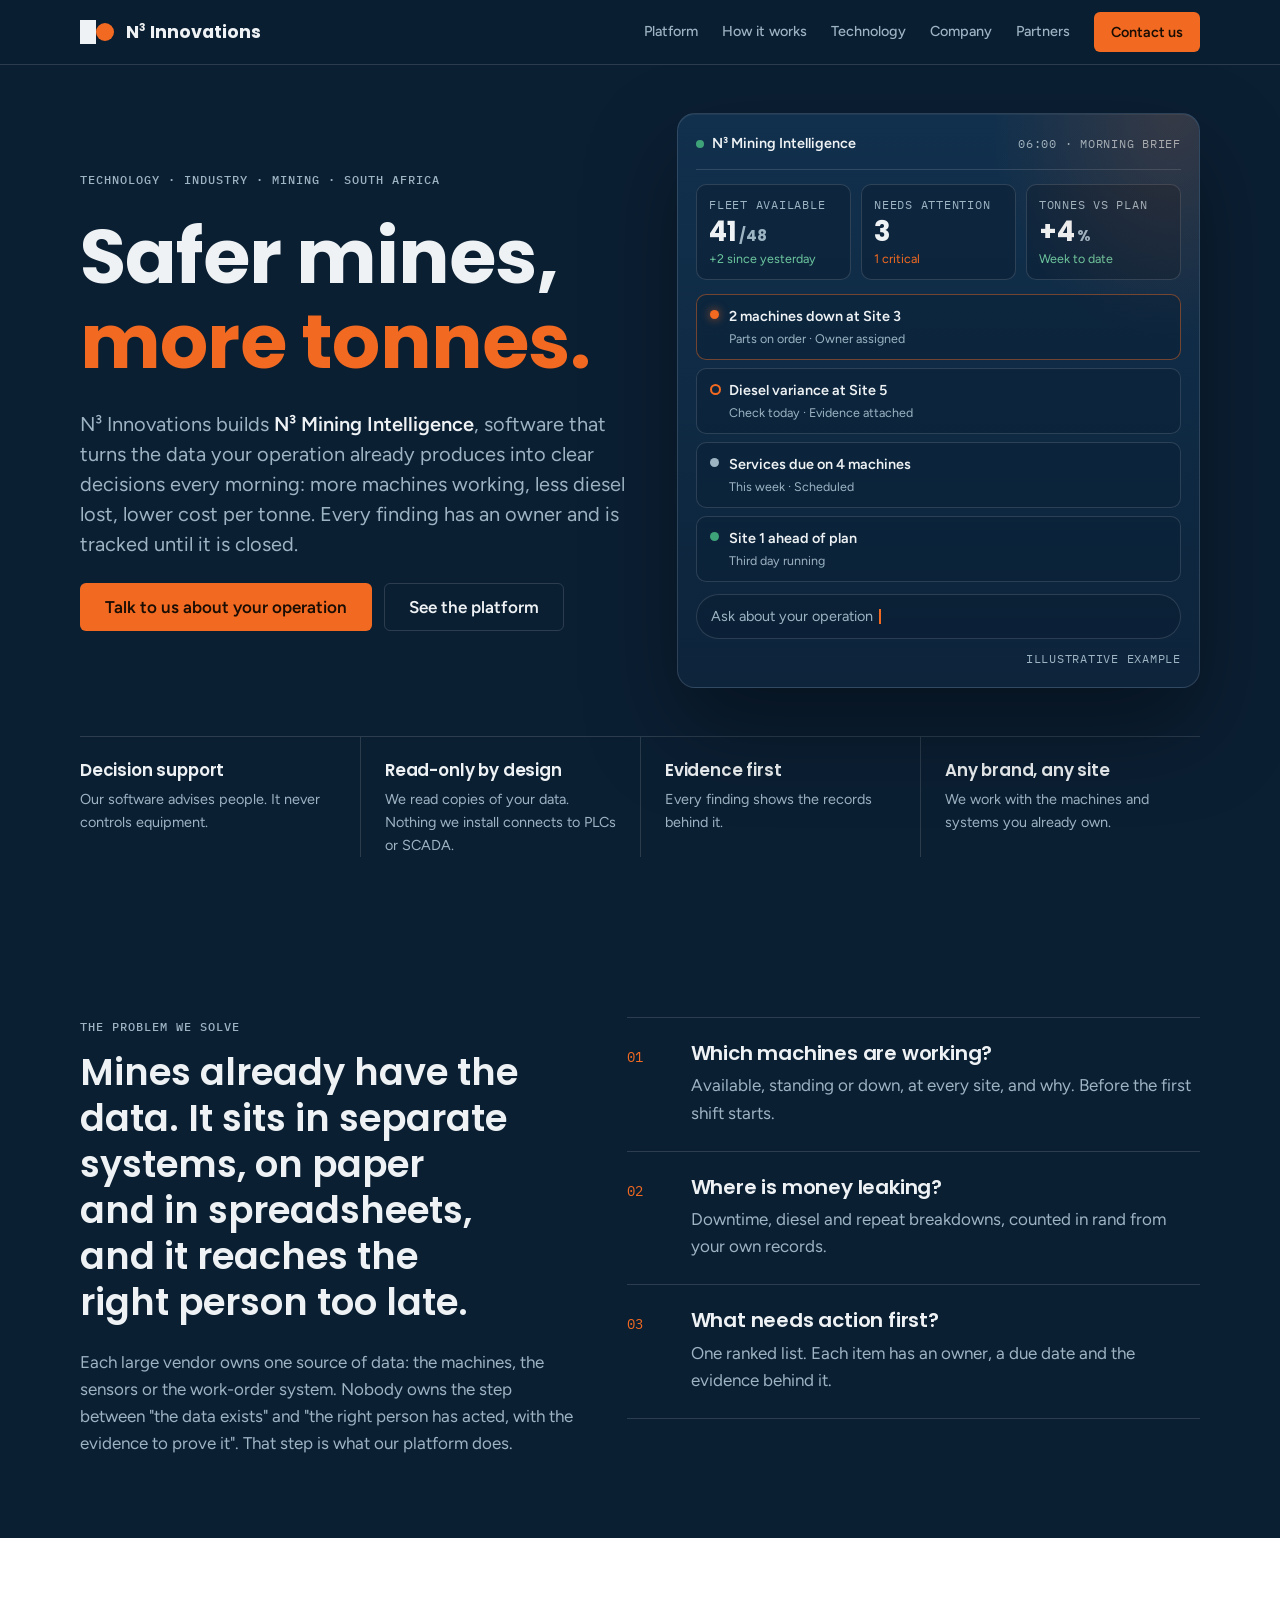
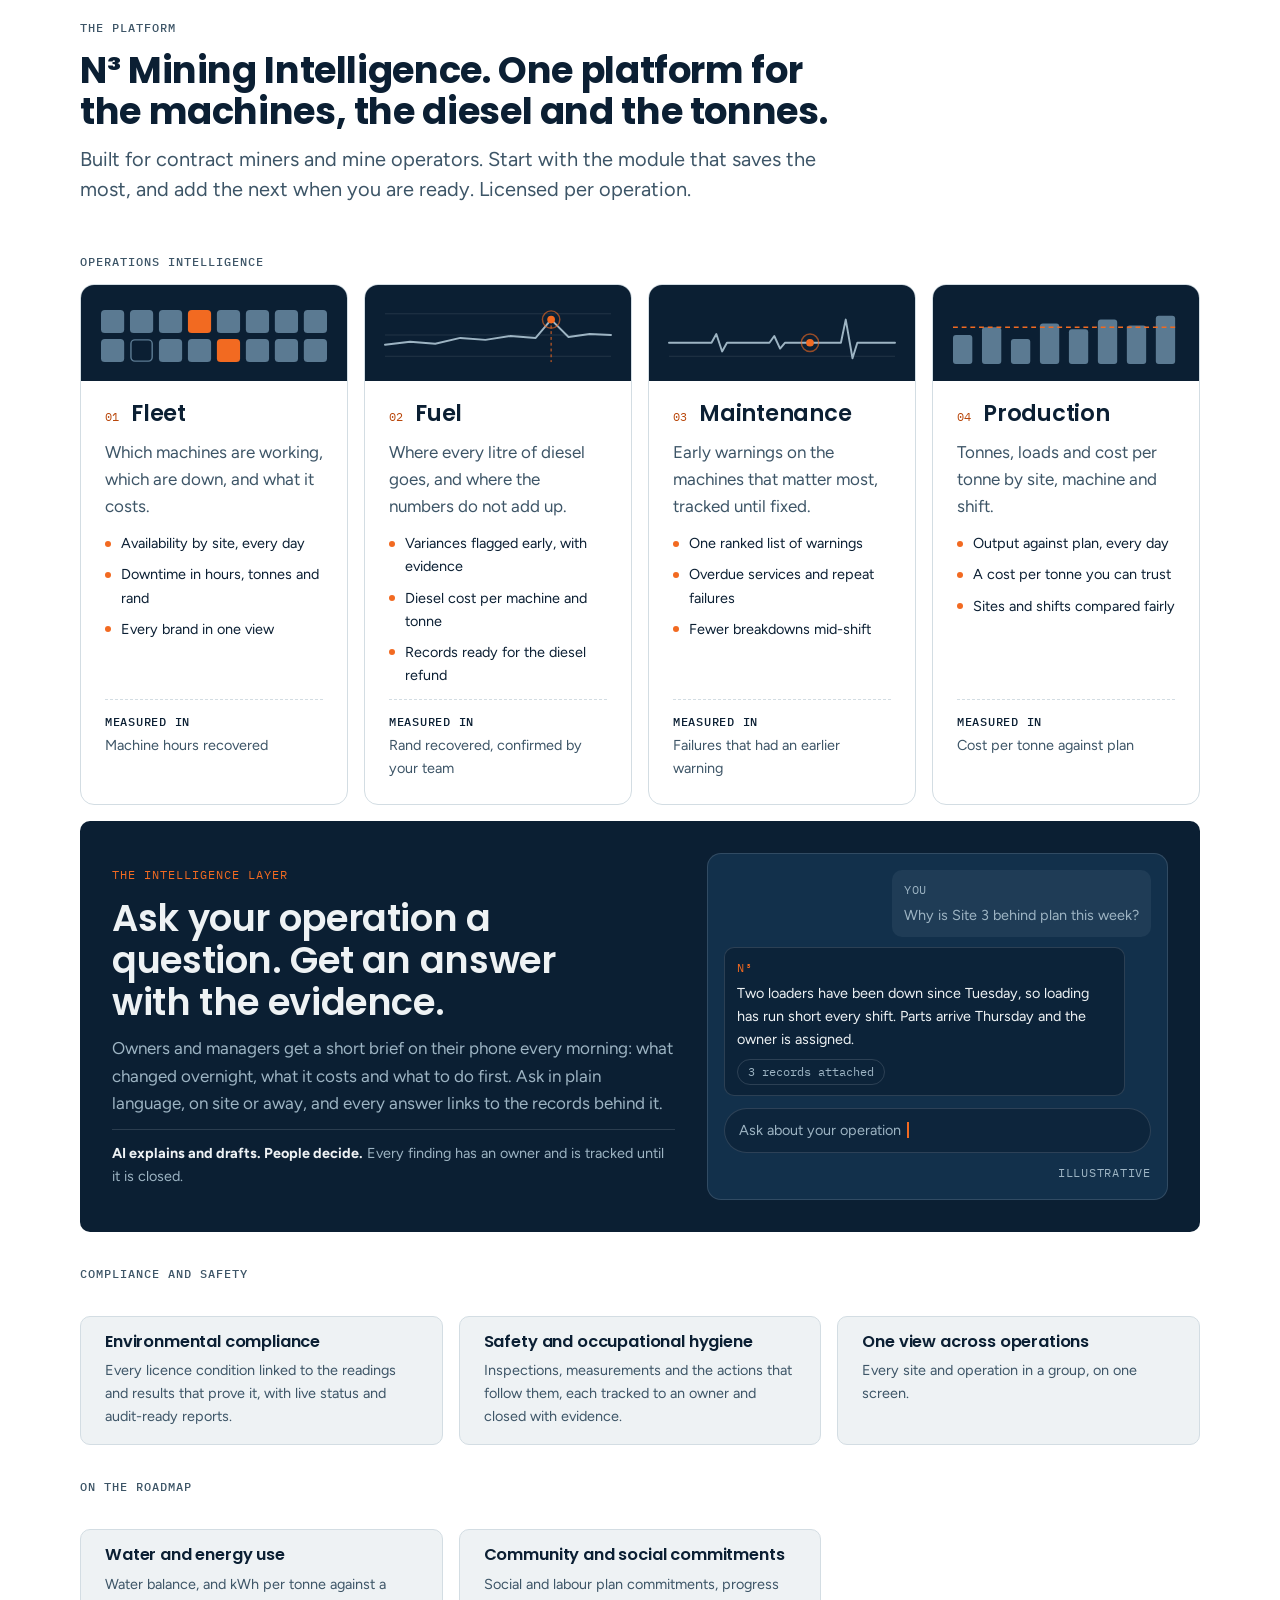
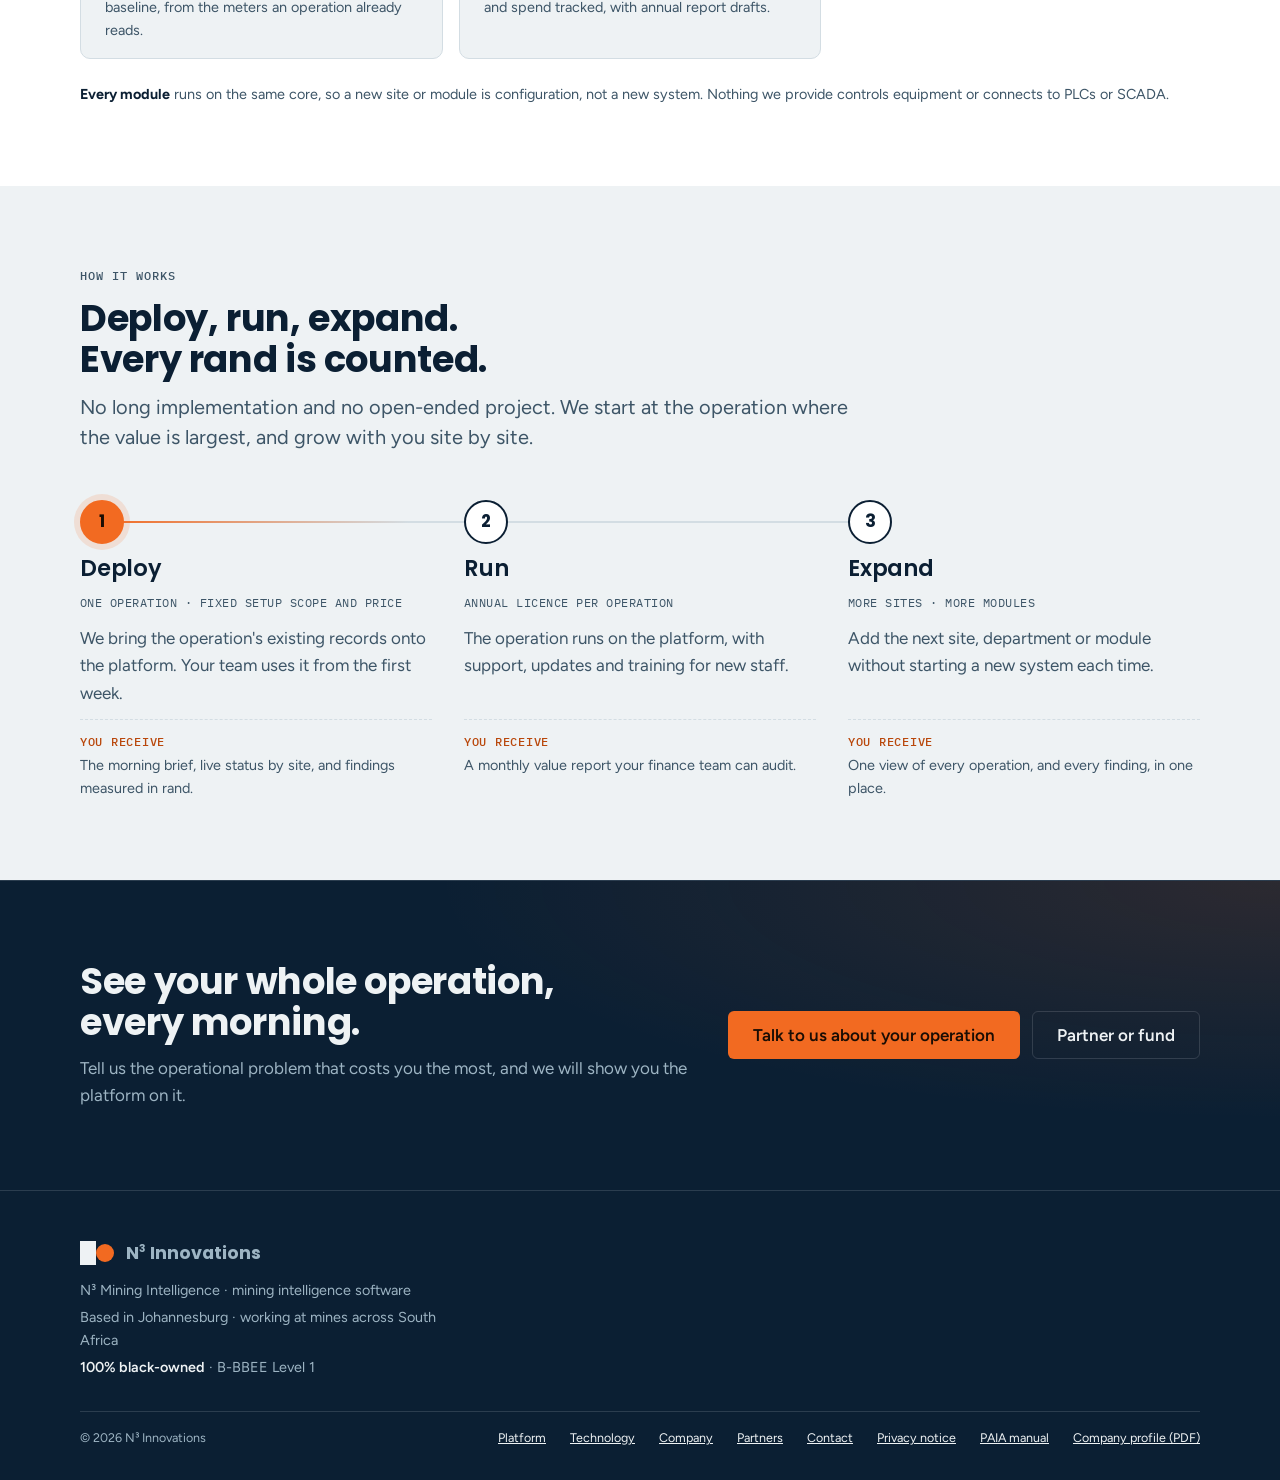
<file: index.html>
<!doctype html>
<html lang="en-ZA">
<head>
<meta charset="utf-8">
<script>document.documentElement.classList.add('js')</script>
<meta name="viewport" content="width=device-width, initial-scale=1, viewport-fit=cover">
<title>N³ Innovations · Mining intelligence software</title>
<meta name="claude:viewport-fit-sides" content="cover">
<meta name="description" content="N³ Innovations builds N³ Mining Intelligence, software that turns the data a mining operation already produces into clear decisions every morning. Built for contract miners and mine operators in South Africa.">
<meta property="og:title" content="N³ Innovations · Safer mines, more tonnes">
<meta property="og:description" content="Mining intelligence software for contract miners and mine operators. 100% black-owned, B-BBEE Level 1.">
<meta property="og:type" content="website">
<meta property="og:url" content="https://www.n3innovations.co.za/">
<meta property="og:site_name" content="N³ Innovations">
<meta property="og:image" content="https://www.n3innovations.co.za/assets/og-image.png">
<meta property="og:image:width" content="1200">
<meta property="og:image:height" content="630">
<meta property="og:image:alt" content="N³ Innovations: Safer mines, more tonnes.">
<meta name="twitter:card" content="summary_large_image">
<link rel="canonical" href="https://www.n3innovations.co.za/">
<link rel="apple-touch-icon" href="assets/apple-touch-icon.png">
<script type="application/ld+json">
{"@context":"https://schema.org","@type":"Organization","name":"N³ Innovations","alternateName":"N3 Innovations","url":"https://www.n3innovations.co.za/","logo":"https://www.n3innovations.co.za/assets/apple-touch-icon.png","description":"South African mining technology company. N³ Mining Intelligence turns a mining operation's data into clear daily decisions for owners and managers.","areaServed":"ZA","address":{"@type":"PostalAddress","addressLocality":"Johannesburg","addressRegion":"Gauteng","addressCountry":"ZA"},"founder":[{"@type":"Person","name":"Nkanyiso Gracious Maqubela"},{"@type":"Person","name":"Neo Magubane"},{"@type":"Person","name":"Nkululeko Mdluli"}]}
</script>
<meta name="theme-color" content="#0B1F33">
<link rel="icon" href="data:image/svg+xml,%3Csvg xmlns='http://www.w3.org/2000/svg' viewBox='0 0 64 64'%3E%3Crect width='64' height='64' rx='12' fill='%230B1F33'/%3E%3Crect x='10' y='20' width='22' height='24' fill='%23EEF2F4'/%3E%3Ccircle cx='43' cy='32' r='12' fill='%23F26A21'/%3E%3C/svg%3E">
<link rel="preconnect" href="https://fonts.googleapis.com">
<link rel="preconnect" href="https://fonts.gstatic.com" crossorigin>
<link rel="stylesheet" href="https://fonts.googleapis.com/css2?family=Poppins:wght@600;700&family=Figtree:wght@400;500;600;700&family=IBM+Plex+Mono:wght@400;500&display=swap">
<link rel="stylesheet" href="assets/site.css?v=11">
</head>
<body>

<header class="site-head">
  <div class="wrap head-row">
    <a class="brand" href="/" aria-label="N³ Innovations, home">
      <svg viewBox="0 0 34 24" aria-hidden="true"><rect x="0" y="0" width="16" height="24" fill="#EEF2F4"/><circle cx="25" cy="12" r="9" fill="#F26A21"/></svg>
      <span>N<sup>3</sup> Innovations</span>
    </a>
    <nav class="nav" id="nav" aria-label="Main">
      <a href="/#platform">Platform</a>
      <a href="/#how">How it works</a>
      <a href="/technology">Technology</a>
      <a href="/company">Company</a>
      <a href="/partners">Partners</a>
      <a class="nav-contact" href="/contact">Contact us</a>
    </nav>
    <button class="menu-btn" id="menu-btn" type="button" aria-expanded="false" aria-controls="nav">Menu</button>
    <a class="btn btn-primary" href="/contact">Contact us</a>
  </div>
</header>

<main id="top">

  <section class="hero">
    <div class="wrap">
      <div class="hero-grid">
        <div class="hero-copy">
          <p class="label">Technology · Industry · Mining · South Africa</p>
          <h1>Safer mines,<br><em>more tonnes.</em></h1>
          <p class="lead">N³ Innovations builds <b>N³ Mining Intelligence</b>, software that turns the data your operation already produces into clear decisions every morning: more machines working, less diesel lost, lower cost per tonne. Every finding has an owner and is tracked until it is closed.</p>
          <div class="actions">
            <a class="btn btn-primary" href="/contact">Talk to us about your operation</a>
            <a class="btn btn-ghost" href="#platform">See the platform</a>
          </div>
        </div>

        <figure class="console" aria-label="Illustrative example of the N³ morning brief">
          <div class="console-head">
            <span class="console-brand"><i class="live"></i>N³ Mining Intelligence</span>
            <span class="mono">06:00 · Morning brief</span>
          </div>
          <div class="console-kpis">
            <div><span class="mono">Fleet available</span><b>41<small>/48</small></b><em class="up">+2 since yesterday</em></div>
            <div><span class="mono">Needs attention</span><b>3</b><em class="warn">1 critical</em></div>
            <div><span class="mono">Tonnes vs plan</span><b>+4<small>%</small></b><em class="up">Week to date</em></div>
          </div>
          <ul class="feed">
            <li class="crit"><b>2 machines down at Site 3</b><span>Parts on order · Owner assigned</span></li>
            <li class="warn"><b>Diesel variance at Site 5</b><span>Check today · Evidence attached</span></li>
            <li class="info"><b>Services due on 4 machines</b><span>This week · Scheduled</span></li>
            <li class="good"><b>Site 1 ahead of plan</b><span>Third day running</span></li>
          </ul>
          <div class="console-ask"><span>Ask about your operation</span><i class="caret"></i></div>
          <figcaption class="mono">Illustrative example</figcaption>
        </figure>
      </div>

      <div class="principles">
        <div><h3>Decision support</h3><p>Our software advises people. It never controls equipment.</p></div>
        <div><h3>Read-only by design</h3><p>We read copies of your data. Nothing we install connects to PLCs or SCADA.</p></div>
        <div><h3>Evidence first</h3><p>Every finding shows the records behind it.</p></div>
        <div><h3>Any brand, any site</h3><p>We work with the machines and systems you already own.</p></div>
      </div>
    </div>
  </section>

  <section class="band" id="problem">
    <div class="wrap gap-grid">
      <div>
        <p class="label" style="margin-bottom:12px">The problem we solve</p>
        <blockquote>Mines already have the data. It sits in separate systems, on paper and in spreadsheets, and it reaches the right person too late.</blockquote>
        <div class="body">
          <p>Each large vendor owns one source of data: the machines, the sensors or the work-order system. Nobody owns the step between "the data exists" and "the right person has acted, with the evidence to prove it". That step is what our platform does.</p>
        </div>
      </div>
      <ol class="questions">
        <li><span class="q-num">01</span><div><h3>Which machines are working?</h3><p>Available, standing or down, at every site, and why. Before the first shift starts.</p></div></li>
        <li><span class="q-num">02</span><div><h3>Where is money leaking?</h3><p>Downtime, diesel and repeat breakdowns, counted in rand from your own records.</p></div></li>
        <li><span class="q-num">03</span><div><h3>What needs action first?</h3><p>One ranked list. Each item has an owner, a due date and the evidence behind it.</p></div></li>
      </ol>
    </div>
  </section>

  <section class="band white" id="platform">
    <div class="wrap">
      <div class="section-head">
        <p class="label">The platform</p>
        <h2>N³ Mining Intelligence. One platform for the machines, the diesel and the tonnes.</h2>
        <p class="lead">Built for contract miners and mine operators. Start with the module that saves the most, and add the next when you are ready. Licensed per operation.</p>
      </div>

      <p class="label group-title">Operations intelligence</p>
      <div class="mods">
        <article class="mod-card">
          <div class="mod-viz"><svg viewBox="0 0 234 62" aria-hidden="true"><rect class="v-on" x="0" y="4" width="24" height="24" rx="4"/><rect class="v-on" x="30" y="4" width="24" height="24" rx="4"/><rect class="v-on" x="60" y="4" width="24" height="24" rx="4"/><rect class="v-alert" x="90" y="4" width="24" height="24" rx="4"/><rect class="v-on" x="120" y="4" width="24" height="24" rx="4"/><rect class="v-on" x="150" y="4" width="24" height="24" rx="4"/><rect class="v-on" x="180" y="4" width="24" height="24" rx="4"/><rect class="v-on" x="210" y="4" width="24" height="24" rx="4"/><rect class="v-on" x="0" y="34" width="24" height="24" rx="4"/><rect class="v-idle" x="31" y="35" width="22" height="22" rx="4"/><rect class="v-on" x="60" y="34" width="24" height="24" rx="4"/><rect class="v-on" x="90" y="34" width="24" height="24" rx="4"/><rect class="v-alert" x="120" y="34" width="24" height="24" rx="4"/><rect class="v-on" x="150" y="34" width="24" height="24" rx="4"/><rect class="v-on" x="180" y="34" width="24" height="24" rx="4"/><rect class="v-on" x="210" y="34" width="24" height="24" rx="4"/></svg></div>
          <div class="mod-title"><span class="mod-num">01</span><h3>Fleet</h3></div>
          <p class="mod-lead">Which machines are working, which are down, and what it costs.</p>
          <ul class="mod-list"><li>Availability by site, every day</li><li>Downtime in hours, tonnes and rand</li><li>Every brand in one view</li></ul>
          <p class="mod-measure"><b>Measured in</b>Machine hours recovered</p>
        </article>
        <article class="mod-card">
          <div class="mod-viz"><svg viewBox="0 0 234 62" aria-hidden="true"><path class="v-grid" d="M0 52H234M0 30H234M0 8H234"/><polyline class="v-line" points="0,40 26,37 52,39 78,33 104,35 130,31 156,33 172,14 190,32 212,29 234,30"/><line class="v-mark" x1="172" y1="14" x2="172" y2="58"/><circle class="v-ring" cx="172" cy="14" r="9"/><circle class="v-dot" cx="172" cy="14" r="4"/></svg></div>
          <div class="mod-title"><span class="mod-num">02</span><h3>Fuel</h3></div>
          <p class="mod-lead">Where every litre of diesel goes, and where the numbers do not add up.</p>
          <ul class="mod-list"><li>Variances flagged early, with evidence</li><li>Diesel cost per machine and tonne</li><li>Records ready for the diesel refund</li></ul>
          <p class="mod-measure"><b>Measured in</b>Rand recovered, confirmed by your team</p>
        </article>
        <article class="mod-card">
          <div class="mod-viz"><svg viewBox="0 0 234 62" aria-hidden="true"><path class="v-grid" d="M0 52H234"/><path class="v-line" d="M0 38H44l5-9 6 18 5-9H104l5-7 6 13 5-6H178l5-24 7 40 5-16H234"/><circle class="v-ring" cx="146" cy="38" r="9"/><circle class="v-dot" cx="146" cy="38" r="4"/></svg></div>
          <div class="mod-title"><span class="mod-num">03</span><h3>Maintenance</h3></div>
          <p class="mod-lead">Early warnings on the machines that matter most, tracked until fixed.</p>
          <ul class="mod-list"><li>One ranked list of warnings</li><li>Overdue services and repeat failures</li><li>Fewer breakdowns mid-shift</li></ul>
          <p class="mod-measure"><b>Measured in</b>Failures that had an earlier warning</p>
        </article>
        <article class="mod-card">
          <div class="mod-viz"><svg viewBox="0 0 234 62" aria-hidden="true"><rect class="v-on" x="0" y="30" width="20" height="30" rx="3"/><rect class="v-on" x="30" y="22" width="20" height="38" rx="3"/><rect class="v-on" x="60" y="34" width="20" height="26" rx="3"/><rect class="v-on" x="90" y="18" width="20" height="42" rx="3"/><rect class="v-on" x="120" y="24" width="20" height="36" rx="3"/><rect class="v-on" x="150" y="14" width="20" height="46" rx="3"/><rect class="v-on" x="180" y="20" width="20" height="40" rx="3"/><rect class="v-on" x="210" y="10" width="20" height="50" rx="3"/><line class="v-plan" x1="0" y1="22" x2="234" y2="22"/></svg></div>
          <div class="mod-title"><span class="mod-num">04</span><h3>Production</h3></div>
          <p class="mod-lead">Tonnes, loads and cost per tonne by site, machine and shift.</p>
          <ul class="mod-list"><li>Output against plan, every day</li><li>A cost per tonne you can trust</li><li>Sites and shifts compared fairly</li></ul>
          <p class="mod-measure"><b>Measured in</b>Cost per tonne against plan</p>
        </article>
      </div>

      <div class="engine">
        <div class="engine-copy">
          <span class="svc-tag">The intelligence layer</span>
          <h3>Ask your operation a question. Get an answer with the evidence.</h3>
          <p>Owners and managers get a short brief on their phone every morning: what changed overnight, what it costs and what to do first. Ask in plain language, on site or away, and every answer links to the records behind it.</p>
          <p class="engine-rule"><b>AI explains and drafts. People decide.</b> Every finding has an owner and is tracked until it is closed.</p>
        </div>
        <figure class="ask" aria-label="Illustrative example of a question and answer">
          <div class="ask-q"><span class="mono">You</span><p>Why is Site 3 behind plan this week?</p></div>
          <div class="ask-a"><span class="mono">N³</span><p>Two loaders have been down since Tuesday, so loading has run short every shift. Parts arrive Thursday and the owner is assigned.</p><span class="ask-ev">3 records attached</span></div>
          <div class="ask-input"><span>Ask about your operation</span><i class="caret"></i></div>
          <figcaption class="mono">Illustrative</figcaption>
        </figure>
      </div>

      <p class="label group-title">Compliance and safety</p>
      <div class="services-also">
        <article class="also-card">
          <h3>Environmental compliance</h3>
          <p>Every licence condition linked to the readings and results that prove it, with live status and audit-ready reports.</p>
        </article>
        <article class="also-card">
          <h3>Safety and occupational hygiene</h3>
          <p>Inspections, measurements and the actions that follow them, each tracked to an owner and closed with evidence.</p>
        </article>
        <article class="also-card">
          <h3>One view across operations</h3>
          <p>Every site and operation in a group, on one screen.</p>
        </article>
      </div>

      <p class="label group-title">On the roadmap</p>
      <div class="services-also">
        <article class="also-card">
          <h3>Water and energy use</h3>
          <p>Water balance, and kWh per tonne against a baseline, from the meters an operation already reads.</p>
        </article>
        <article class="also-card">
          <h3>Community and social commitments</h3>
          <p>Social and labour plan commitments, progress and spend tracked, with annual report drafts.</p>
        </article>
      </div>
      <p class="svc-note"><b>Every module</b> runs on the same core, so a new site or module is configuration, not a new system. Nothing we provide controls equipment or connects to PLCs or SCADA.</p>
    </div>
  </section>

  <section class="band light" id="how">
    <div class="wrap">
      <div class="section-head">
        <p class="label">How it works</p>
        <h2>Deploy, run, expand. Every rand is counted.</h2>
        <p class="lead">No long implementation and no open-ended project. We start at the operation where the value is largest, and grow with you site by site.</p>
      </div>
      <ol class="stepper">
        <li>
          <span class="step-node">1</span>
          <h3>Deploy</h3>
          <p class="step-term">One operation · fixed setup scope and price</p>
          <p>We bring the operation's existing records onto the platform. Your team uses it from the first week.</p>
          <p class="step-get"><b>You receive</b>The morning brief, live status by site, and findings measured in rand.</p>
        </li>
        <li>
          <span class="step-node">2</span>
          <h3>Run</h3>
          <p class="step-term">Annual licence per operation</p>
          <p>The operation runs on the platform, with support, updates and training for new staff.</p>
          <p class="step-get"><b>You receive</b>A monthly value report your finance team can audit.</p>
        </li>
        <li>
          <span class="step-node">3</span>
          <h3>Expand</h3>
          <p class="step-term">More sites · more modules</p>
          <p>Add the next site, department or module without starting a new system each time.</p>
          <p class="step-get"><b>You receive</b>One view of every operation, and every finding, in one place.</p>
        </li>
      </ol>
    </div>
  </section>

  <section class="band cta-band">
    <div class="wrap cta-row">
      <div>
        <h2>See your whole operation, every morning.</h2>
        <p class="lead">Tell us the operational problem that costs you the most, and we will show you the platform on it.</p>
      </div>
      <div class="actions">
        <a class="btn btn-primary" href="/contact">Talk to us about your operation</a>
        <a class="btn btn-ghost" href="/partners">Partner or fund</a>
      </div>
    </div>
  </section>

</main>

<footer class="site-foot">
  <div class="wrap">
    <div class="foot-grid">
      <div>
        <a class="brand" href="/"><svg viewBox="0 0 34 24" aria-hidden="true"><rect x="0" y="0" width="16" height="24" fill="#EEF2F4"/><circle cx="25" cy="12" r="9" fill="#F26A21"/></svg><span>N<sup>3</sup> Innovations</span></a>
        <div class="foot-meta">
          <span>N³ Mining Intelligence · mining intelligence software</span>
          <span>Based in Johannesburg · working at mines across South Africa</span>
          <span><b>100% black-owned</b> · B-BBEE Level 1</span>
        </div>
      </div>
    </div>
    <div class="foot-base">
      <span>&copy; 2026 N³ Innovations</span>
      <span class="foot-links"><a href="/#platform">Platform</a><a href="/technology">Technology</a><a href="/company">Company</a><a href="/partners">Partners</a><a href="/contact">Contact</a><a href="/privacy">Privacy notice</a><a href="/paia">PAIA manual</a><a href="assets/N3-Innovations-Company-Profile.pdf" download>Company profile (PDF)</a></span>
    </div>
  </div>
</footer>

<script src="assets/site.js?v=9"></script>
<!-- Cloudflare Web Analytics --><script defer type='module' src='https://static.cloudflareinsights.com/beacon.min.js' data-cf-beacon='{"token": "e5d907d3fe0f4707b20e3c5c5f0090de"}'></script><!-- End Cloudflare Web Analytics -->
</body>
</html>
</file>
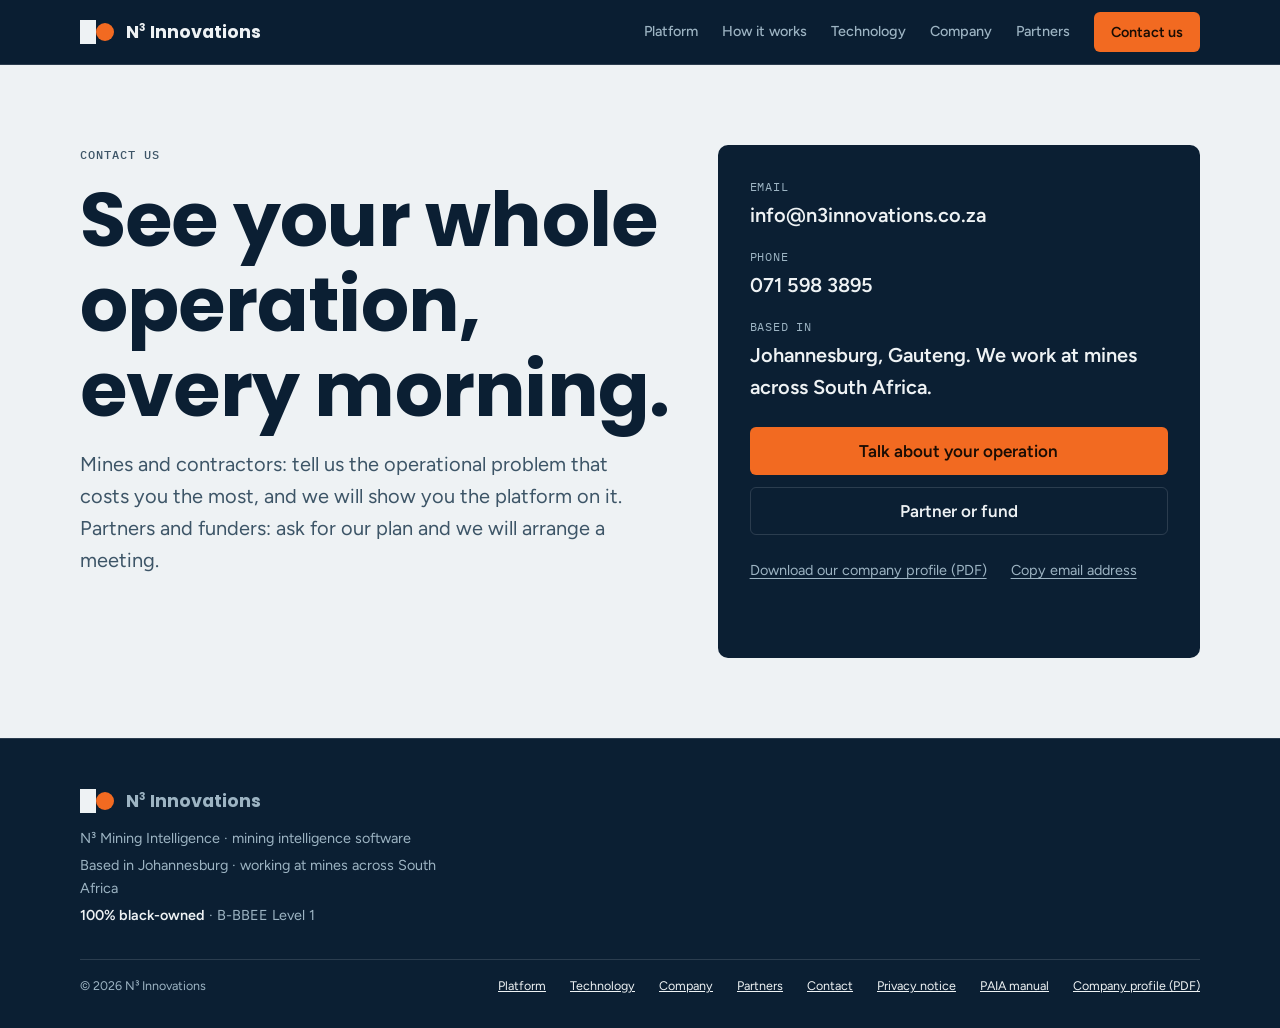
<file: contact.html>
<!doctype html>
<html lang="en-ZA">
<head>
<meta charset="utf-8">
<script>document.documentElement.classList.add('js')</script>
<meta name="viewport" content="width=device-width, initial-scale=1, viewport-fit=cover">
<title>Contact · N³ Innovations</title>
<meta name="claude:viewport-fit-sides" content="cover">
<meta name="description" content="Contact N³ Innovations about N³ Mining Intelligence for your operation, or about partnering and funding.">
<meta property="og:title" content="N³ Innovations · Safer mines, more tonnes">
<meta property="og:description" content="Mining intelligence software for contract miners and mine operators. 100% black-owned, B-BBEE Level 1.">
<meta property="og:type" content="website">
<meta property="og:url" content="https://www.n3innovations.co.za/contact">
<meta property="og:site_name" content="N³ Innovations">
<meta property="og:image" content="https://www.n3innovations.co.za/assets/og-image.png">
<meta property="og:image:width" content="1200">
<meta property="og:image:height" content="630">
<meta property="og:image:alt" content="N³ Innovations: Safer mines, more tonnes.">
<meta name="twitter:card" content="summary_large_image">
<link rel="canonical" href="https://www.n3innovations.co.za/contact">
<link rel="apple-touch-icon" href="assets/apple-touch-icon.png">
<meta name="theme-color" content="#0B1F33">
<link rel="icon" href="data:image/svg+xml,%3Csvg xmlns='http://www.w3.org/2000/svg' viewBox='0 0 64 64'%3E%3Crect width='64' height='64' rx='12' fill='%230B1F33'/%3E%3Crect x='10' y='20' width='22' height='24' fill='%23EEF2F4'/%3E%3Ccircle cx='43' cy='32' r='12' fill='%23F26A21'/%3E%3C/svg%3E">
<link rel="preconnect" href="https://fonts.googleapis.com">
<link rel="preconnect" href="https://fonts.gstatic.com" crossorigin>
<link rel="stylesheet" href="https://fonts.googleapis.com/css2?family=Poppins:wght@600;700&family=Figtree:wght@400;500;600;700&family=IBM+Plex+Mono:wght@400;500&display=swap">
<link rel="stylesheet" href="assets/site.css?v=11">
</head>
<body>

<header class="site-head">
  <div class="wrap head-row">
    <a class="brand" href="/" aria-label="N³ Innovations, home">
      <svg viewBox="0 0 34 24" aria-hidden="true"><rect x="0" y="0" width="16" height="24" fill="#EEF2F4"/><circle cx="25" cy="12" r="9" fill="#F26A21"/></svg>
      <span>N<sup>3</sup> Innovations</span>
    </a>
    <nav class="nav" id="nav" aria-label="Main">
      <a href="/#platform">Platform</a>
      <a href="/#how">How it works</a>
      <a href="/technology">Technology</a>
      <a href="/company">Company</a>
      <a href="/partners">Partners</a>
      <a class="nav-contact" href="/contact" aria-current="page">Contact us</a>
    </nav>
    <button class="menu-btn" id="menu-btn" type="button" aria-expanded="false" aria-controls="nav">Menu</button>
    <a class="btn btn-primary" href="/contact">Contact us</a>
  </div>
</header>

<main id="top">

  <!-- Contact -->
  <section class="band light page-contact" id="contact">
    <div class="wrap contact">
      <div>
        <p class="label" style="margin-bottom:12px">Contact us</p>
        <h1 class="page-title">See your whole operation, every morning.</h1>
        <p class="lead">Mines and contractors: tell us the operational problem that costs you the most, and we will show you the platform on it. Partners and funders: ask for our plan and we will arrange a meeting.</p>
      </div>
      <div class="card-contact">
        <dl>
          <div><dt>Email</dt><dd><a class="js-email" href="mailto:info@n3innovations.co.za">info@n3innovations.co.za</a></dd></div>
          <div><dt>Phone</dt><dd><a href="tel:+27715983895">071 598 3895</a></dd></div>
          <div><dt>Based in</dt><dd>Johannesburg, Gauteng. We work at mines across South Africa.</dd></div>
        </dl>
        <div class="actions">
          <a class="btn btn-primary js-mail" data-subject="Enquiry about an operation" href="mailto:info@n3innovations.co.za?subject=Enquiry%20about%20an%20operation">Talk about your operation</a>
          <a class="btn btn-ghost js-mail" data-subject="Partnership or funding enquiry" href="mailto:info@n3innovations.co.za?subject=Partnership%20or%20funding%20enquiry">Partner or fund</a>
        </div>
        <div class="contact-links"><a href="assets/N3-Innovations-Company-Profile.pdf" download>Download our company profile (PDF)</a><button id="copy-email" type="button">Copy email address</button></div>
        <p class="copy-state" id="copy-state" aria-live="polite"></p>
      </div>
    </div>
  </section>


</main>

<footer class="site-foot">
  <div class="wrap">
    <div class="foot-grid">
      <div>
        <a class="brand" href="/"><svg viewBox="0 0 34 24" aria-hidden="true"><rect x="0" y="0" width="16" height="24" fill="#EEF2F4"/><circle cx="25" cy="12" r="9" fill="#F26A21"/></svg><span>N<sup>3</sup> Innovations</span></a>
        <div class="foot-meta">
          <span>N³ Mining Intelligence · mining intelligence software</span>
          <span>Based in Johannesburg · working at mines across South Africa</span>
          <span><b>100% black-owned</b> · B-BBEE Level 1</span>
        </div>
      </div>
    </div>
    <div class="foot-base">
      <span>&copy; 2026 N³ Innovations</span>
      <span class="foot-links"><a href="/#platform">Platform</a><a href="/technology">Technology</a><a href="/company">Company</a><a href="/partners">Partners</a><a href="/contact">Contact</a><a href="/privacy">Privacy notice</a><a href="/paia">PAIA manual</a><a href="assets/N3-Innovations-Company-Profile.pdf" download>Company profile (PDF)</a></span>
    </div>
  </div>
</footer>

<script src="assets/site.js?v=9"></script>
<!-- Cloudflare Web Analytics --><script defer type='module' src='https://static.cloudflareinsights.com/beacon.min.js' data-cf-beacon='{"token": "e5d907d3fe0f4707b20e3c5c5f0090de"}'></script><!-- End Cloudflare Web Analytics -->
</body>
</html>
</file>
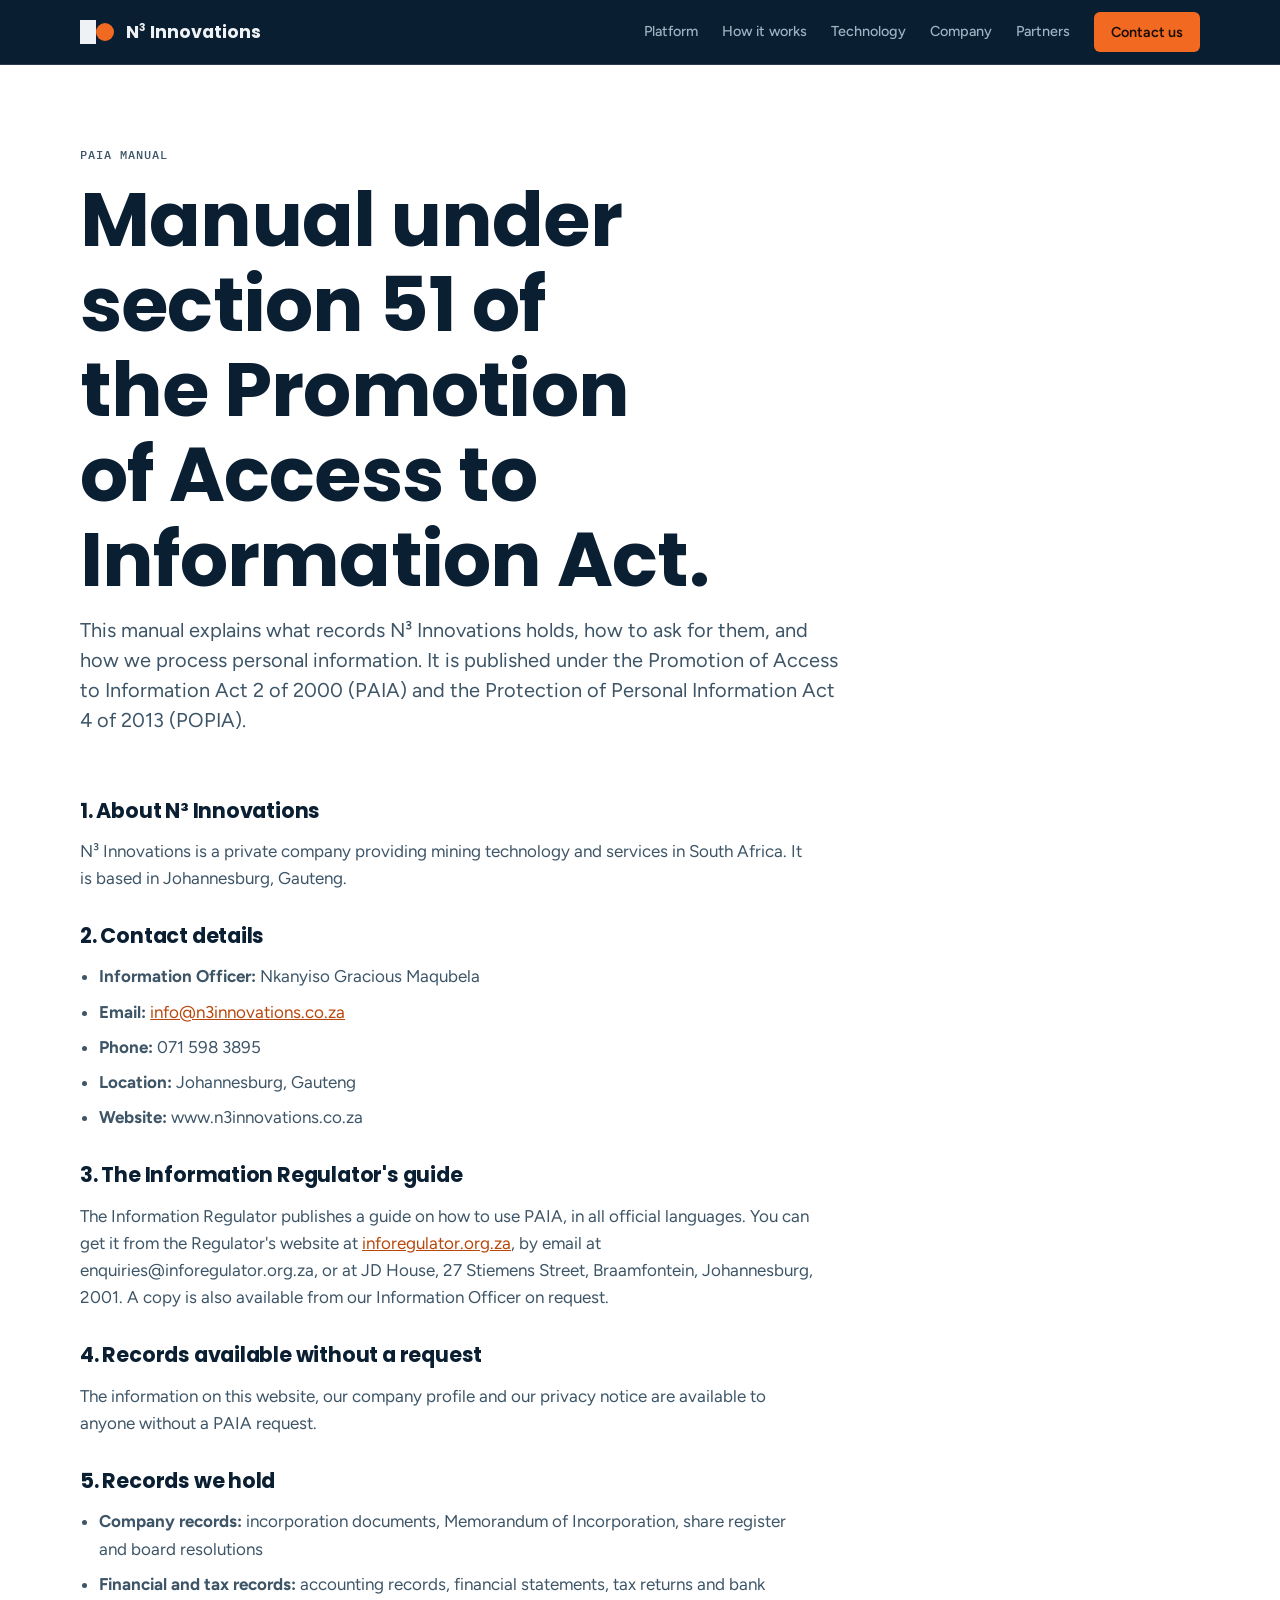
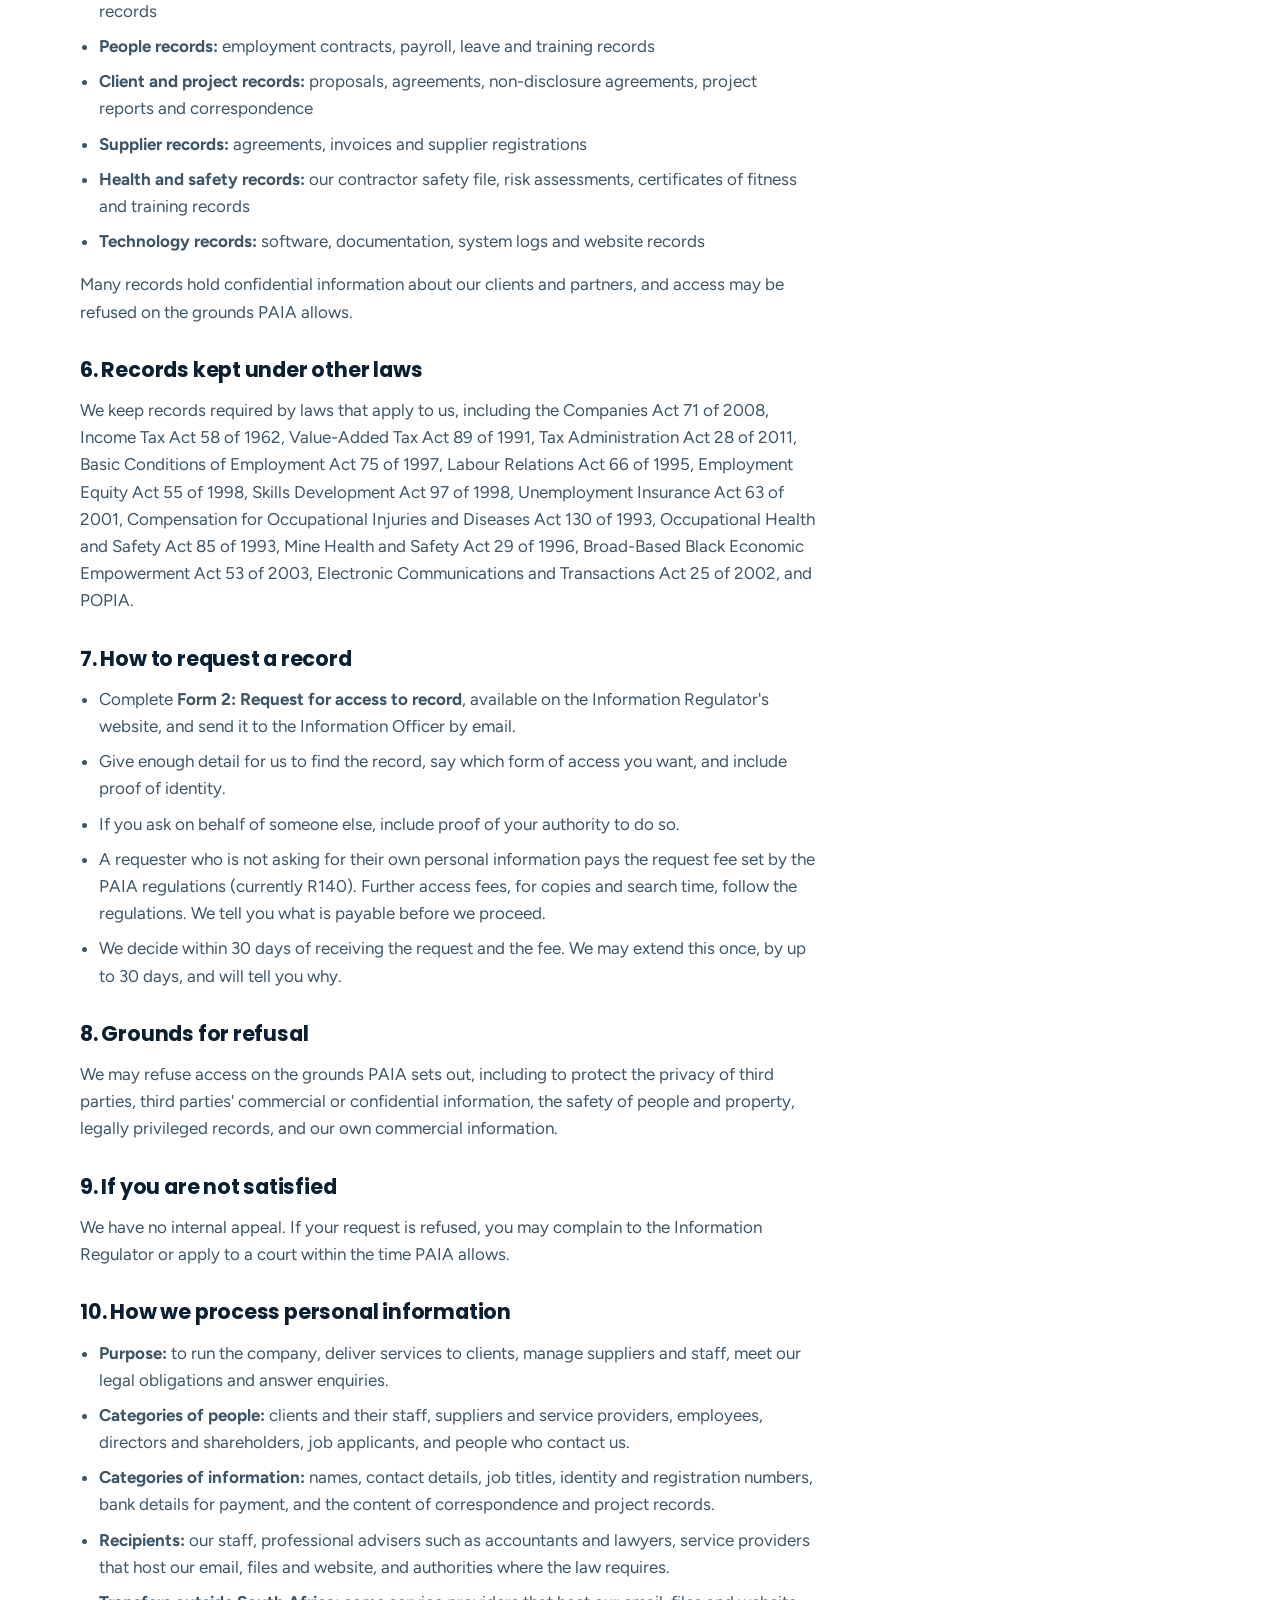
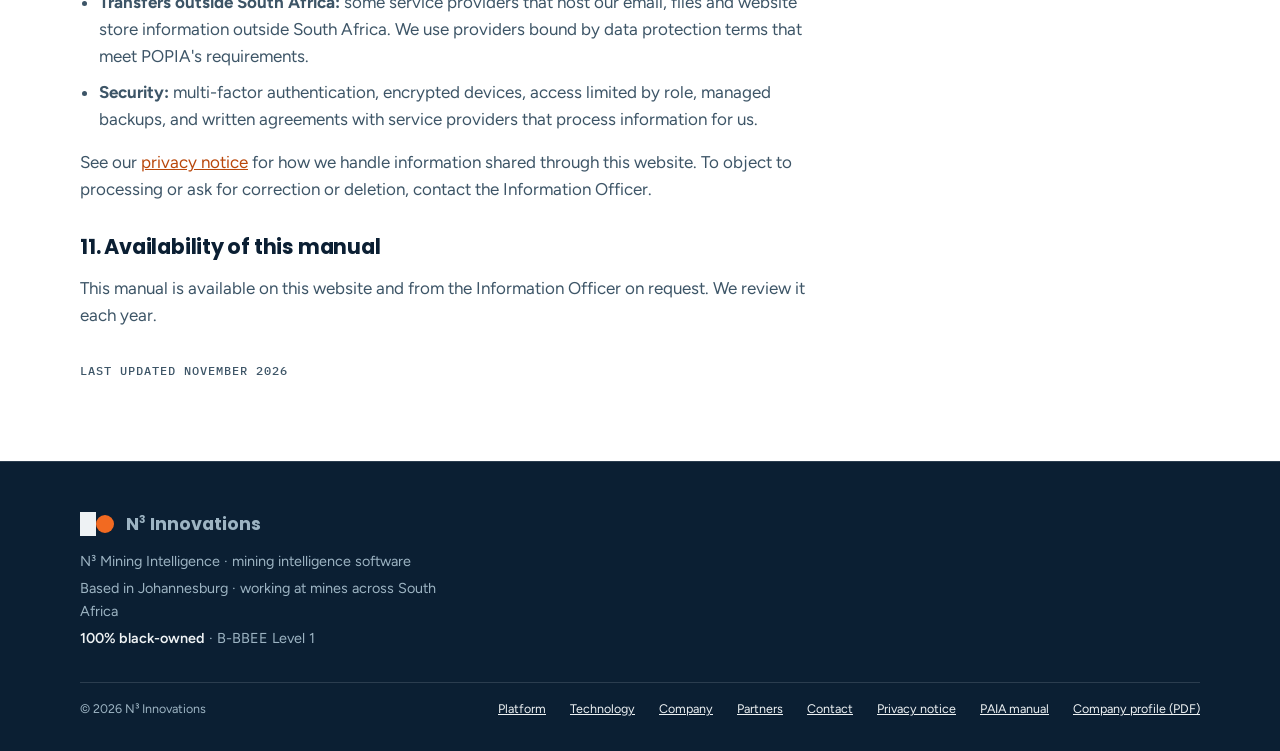
<file: paia.html>
<!doctype html>
<html lang="en-ZA">
<head>
<meta charset="utf-8">
<script>document.documentElement.classList.add('js')</script>
<meta name="viewport" content="width=device-width, initial-scale=1, viewport-fit=cover">
<title>PAIA manual · N³ Innovations</title>
<meta name="claude:viewport-fit-sides" content="cover">
<meta name="description" content="The N³ Innovations manual under section 51 of the Promotion of Access to Information Act.">
<meta property="og:title" content="N³ Innovations · Safer mines, more tonnes">
<meta property="og:description" content="Operational diagnostics, maintenance intelligence and environmental compliance for South African mines. 100% black-owned, B-BBEE Level 1.">
<meta property="og:type" content="website">
<meta property="og:url" content="https://www.n3innovations.co.za/paia">
<meta property="og:site_name" content="N³ Innovations">
<meta property="og:image" content="https://www.n3innovations.co.za/assets/og-image.png">
<meta property="og:image:width" content="1200">
<meta property="og:image:height" content="630">
<meta property="og:image:alt" content="N³ Innovations: Safer mines, more tonnes.">
<meta name="twitter:card" content="summary_large_image">
<link rel="canonical" href="https://www.n3innovations.co.za/paia">
<link rel="apple-touch-icon" href="assets/apple-touch-icon.png">
<meta name="theme-color" content="#0B1F33">
<link rel="icon" href="data:image/svg+xml,%3Csvg xmlns='http://www.w3.org/2000/svg' viewBox='0 0 64 64'%3E%3Crect width='64' height='64' rx='12' fill='%230B1F33'/%3E%3Crect x='10' y='20' width='22' height='24' fill='%23EEF2F4'/%3E%3Ccircle cx='43' cy='32' r='12' fill='%23F26A21'/%3E%3C/svg%3E">
<link rel="preconnect" href="https://fonts.googleapis.com">
<link rel="preconnect" href="https://fonts.gstatic.com" crossorigin>
<link rel="stylesheet" href="https://fonts.googleapis.com/css2?family=Poppins:wght@600;700&family=Figtree:wght@400;500;600;700&family=IBM+Plex+Mono:wght@400;500&display=swap">
<link rel="stylesheet" href="assets/site.css?v=11">
</head>
<body>

<header class="site-head">
  <div class="wrap head-row">
    <a class="brand" href="/" aria-label="N³ Innovations, home">
      <svg viewBox="0 0 34 24" aria-hidden="true"><rect x="0" y="0" width="16" height="24" fill="#EEF2F4"/><circle cx="25" cy="12" r="9" fill="#F26A21"/></svg>
      <span>N<sup>3</sup> Innovations</span>
    </a>
    <nav class="nav" id="nav" aria-label="Main">
      <a href="/#platform">Platform</a>
      <a href="/#how">How it works</a>
      <a href="/technology">Technology</a>
      <a href="/company">Company</a>
      <a href="/partners">Partners</a>
      <a class="nav-contact" href="/contact">Contact us</a>
    </nav>
    <button class="menu-btn" id="menu-btn" type="button" aria-expanded="false" aria-controls="nav">Menu</button>
    <a class="btn btn-primary" href="/contact">Contact us</a>
  </div>
</header>

<main id="top">

  <section class="band white">
    <div class="wrap">
      <div class="section-head">
        <p class="label">PAIA manual</p>
        <h1 class="page-title">Manual under section 51 of the Promotion of Access to Information Act.</h1>
        <p class="lead">This manual explains what records N³ Innovations holds, how to ask for them, and how we process personal information. It is published under the Promotion of Access to Information Act 2 of 2000 (PAIA) and the Protection of Personal Information Act 4 of 2013 (POPIA).</p>
      </div>
      <div class="prose">
        <h2>1. About N³ Innovations</h2>
        <p>N³ Innovations is a private company providing mining technology and services in South Africa. It is based in Johannesburg, Gauteng.</p>

        <h2>2. Contact details</h2>
        <ul>
          <li><b>Information Officer:</b> Nkanyiso Gracious Maqubela</li>
          <li><b>Email:</b> <a class="js-email" href="mailto:info@n3innovations.co.za">info@n3innovations.co.za</a></li>
          <li><b>Phone:</b> 071 598 3895</li>
          <li><b>Location:</b> Johannesburg, Gauteng</li>
          <li><b>Website:</b> www.n3innovations.co.za</li>
        </ul>

        <h2>3. The Information Regulator's guide</h2>
        <p>The Information Regulator publishes a guide on how to use PAIA, in all official languages. You can get it from the Regulator's website at <a href="https://inforegulator.org.za/" target="_blank" rel="noopener">inforegulator.org.za</a>, by email at enquiries@inforegulator.org.za, or at JD House, 27 Stiemens Street, Braamfontein, Johannesburg, 2001. A copy is also available from our Information Officer on request.</p>

        <h2>4. Records available without a request</h2>
        <p>The information on this website, our company profile and our privacy notice are available to anyone without a PAIA request.</p>

        <h2>5. Records we hold</h2>
        <ul>
          <li><b>Company records:</b> incorporation documents, Memorandum of Incorporation, share register and board resolutions</li>
          <li><b>Financial and tax records:</b> accounting records, financial statements, tax returns and bank records</li>
          <li><b>People records:</b> employment contracts, payroll, leave and training records</li>
          <li><b>Client and project records:</b> proposals, agreements, non-disclosure agreements, project reports and correspondence</li>
          <li><b>Supplier records:</b> agreements, invoices and supplier registrations</li>
          <li><b>Health and safety records:</b> our contractor safety file, risk assessments, certificates of fitness and training records</li>
          <li><b>Technology records:</b> software, documentation, system logs and website records</li>
        </ul>
        <p>Many records hold confidential information about our clients and partners, and access may be refused on the grounds PAIA allows.</p>

        <h2>6. Records kept under other laws</h2>
        <p>We keep records required by laws that apply to us, including the Companies Act 71 of 2008, Income Tax Act 58 of 1962, Value-Added Tax Act 89 of 1991, Tax Administration Act 28 of 2011, Basic Conditions of Employment Act 75 of 1997, Labour Relations Act 66 of 1995, Employment Equity Act 55 of 1998, Skills Development Act 97 of 1998, Unemployment Insurance Act 63 of 2001, Compensation for Occupational Injuries and Diseases Act 130 of 1993, Occupational Health and Safety Act 85 of 1993, Mine Health and Safety Act 29 of 1996, Broad-Based Black Economic Empowerment Act 53 of 2003, Electronic Communications and Transactions Act 25 of 2002, and POPIA.</p>

        <h2>7. How to request a record</h2>
        <ul>
          <li>Complete <b>Form 2: Request for access to record</b>, available on the Information Regulator's website, and send it to the Information Officer by email.</li>
          <li>Give enough detail for us to find the record, say which form of access you want, and include proof of identity.</li>
          <li>If you ask on behalf of someone else, include proof of your authority to do so.</li>
          <li>A requester who is not asking for their own personal information pays the request fee set by the PAIA regulations (currently R140). Further access fees, for copies and search time, follow the regulations. We tell you what is payable before we proceed.</li>
          <li>We decide within 30 days of receiving the request and the fee. We may extend this once, by up to 30 days, and will tell you why.</li>
        </ul>

        <h2>8. Grounds for refusal</h2>
        <p>We may refuse access on the grounds PAIA sets out, including to protect the privacy of third parties, third parties' commercial or confidential information, the safety of people and property, legally privileged records, and our own commercial information.</p>

        <h2>9. If you are not satisfied</h2>
        <p>We have no internal appeal. If your request is refused, you may complain to the Information Regulator or apply to a court within the time PAIA allows.</p>

        <h2>10. How we process personal information</h2>
        <ul>
          <li><b>Purpose:</b> to run the company, deliver services to clients, manage suppliers and staff, meet our legal obligations and answer enquiries.</li>
          <li><b>Categories of people:</b> clients and their staff, suppliers and service providers, employees, directors and shareholders, job applicants, and people who contact us.</li>
          <li><b>Categories of information:</b> names, contact details, job titles, identity and registration numbers, bank details for payment, and the content of correspondence and project records.</li>
          <li><b>Recipients:</b> our staff, professional advisers such as accountants and lawyers, service providers that host our email, files and website, and authorities where the law requires.</li>
          <li><b>Transfers outside South Africa:</b> some service providers that host our email, files and website store information outside South Africa. We use providers bound by data protection terms that meet POPIA's requirements.</li>
          <li><b>Security:</b> multi-factor authentication, encrypted devices, access limited by role, managed backups, and written agreements with service providers that process information for us.</li>
        </ul>
        <p>See our <a href="/privacy">privacy notice</a> for how we handle information shared through this website. To object to processing or ask for correction or deletion, contact the Information Officer.</p>

        <h2>11. Availability of this manual</h2>
        <p>This manual is available on this website and from the Information Officer on request. We review it each year.</p>
        <p class="label" style="margin-top:var(--s4)">Last updated November 2026</p>
      </div>
    </div>
  </section>

</main>

<footer class="site-foot">
  <div class="wrap">
    <div class="foot-grid">
      <div>
        <a class="brand" href="/"><svg viewBox="0 0 34 24" aria-hidden="true"><rect x="0" y="0" width="16" height="24" fill="#EEF2F4"/><circle cx="25" cy="12" r="9" fill="#F26A21"/></svg><span>N<sup>3</sup> Innovations</span></a>
        <div class="foot-meta">
          <span>N³ Mining Intelligence · mining intelligence software</span>
          <span>Based in Johannesburg · working at mines across South Africa</span>
          <span><b>100% black-owned</b> · B-BBEE Level 1</span>
        </div>
      </div>
    </div>
    <div class="foot-base">
      <span>&copy; 2026 N³ Innovations</span>
      <span class="foot-links"><a href="/#platform">Platform</a><a href="/technology">Technology</a><a href="/company">Company</a><a href="/partners">Partners</a><a href="/contact">Contact</a><a href="/privacy">Privacy notice</a><a href="/paia">PAIA manual</a><a href="assets/N3-Innovations-Company-Profile.pdf" download>Company profile (PDF)</a></span>
    </div>
  </div>
</footer>

<script src="assets/site.js?v=9"></script>
<!-- Cloudflare Web Analytics --><script defer type='module' src='https://static.cloudflareinsights.com/beacon.min.js' data-cf-beacon='{"token": "e5d907d3fe0f4707b20e3c5c5f0090de"}'></script><!-- End Cloudflare Web Analytics -->
</body>
</html>
</file>
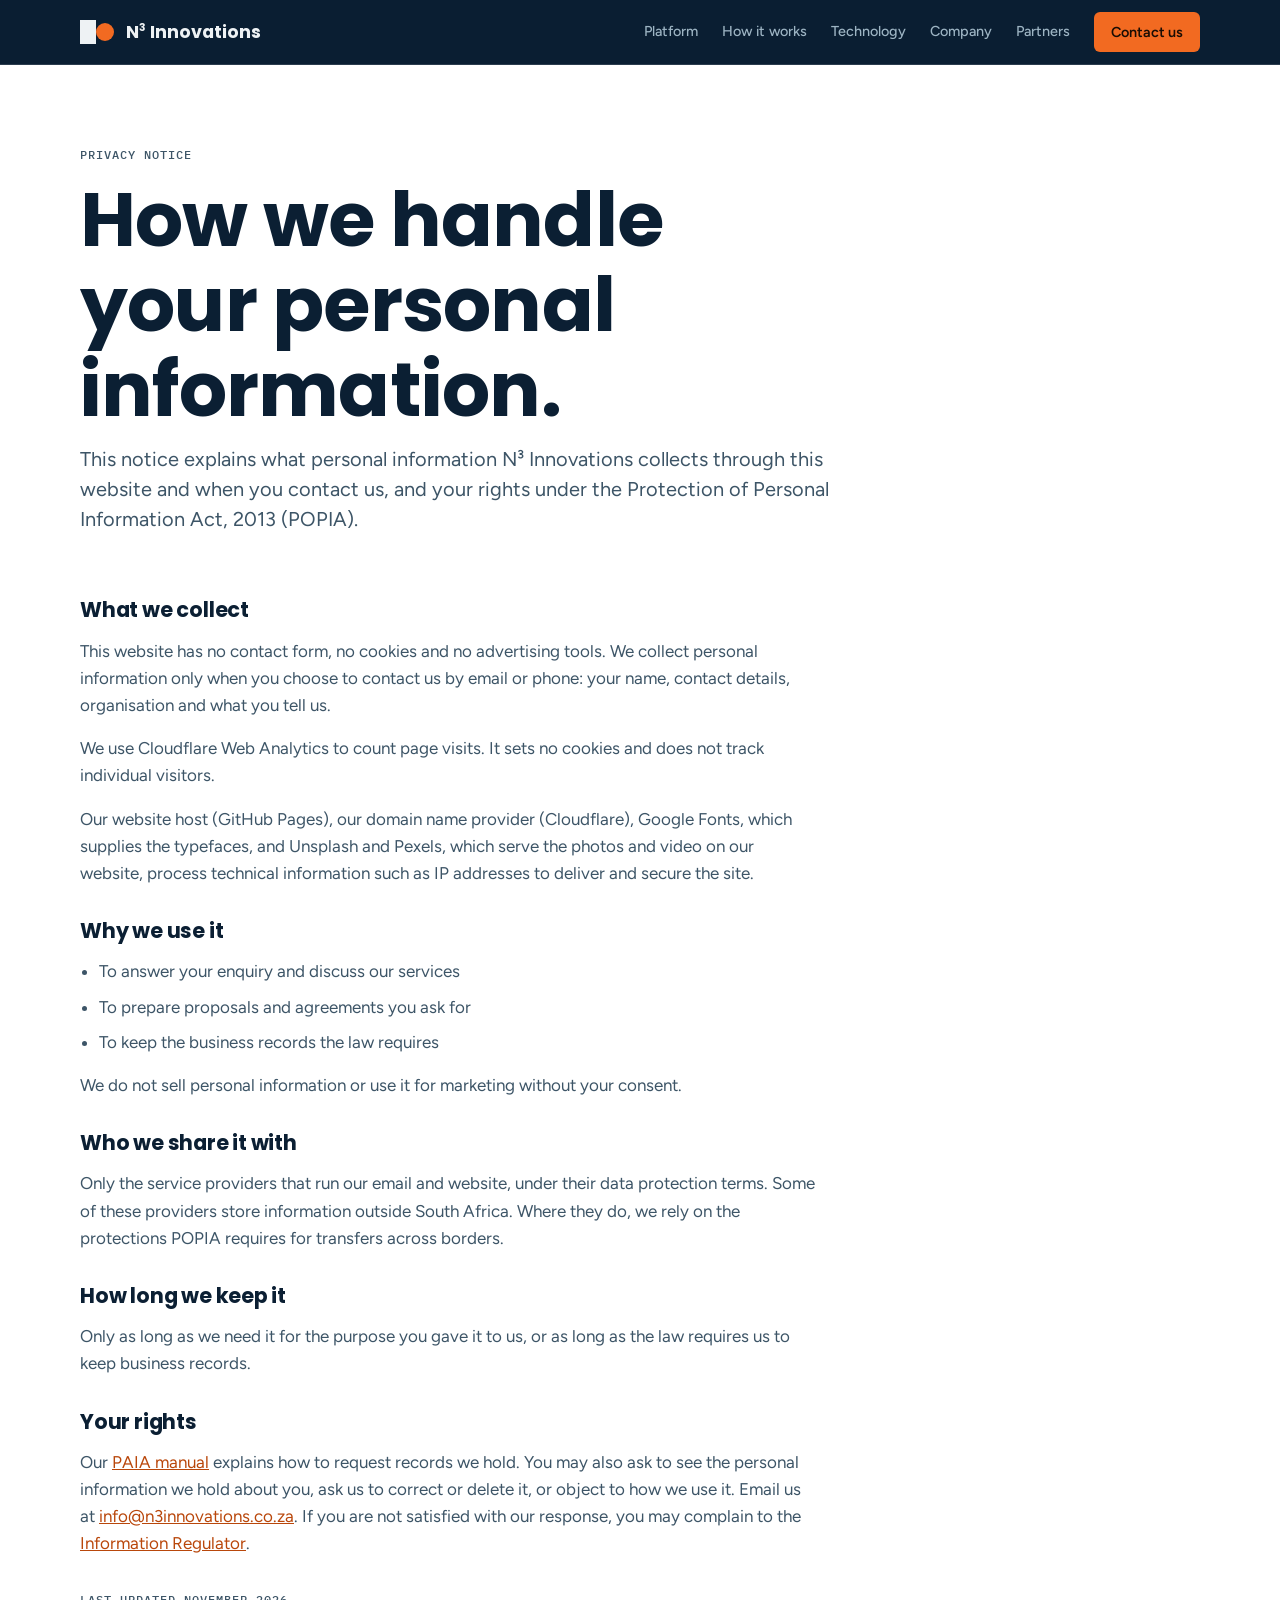
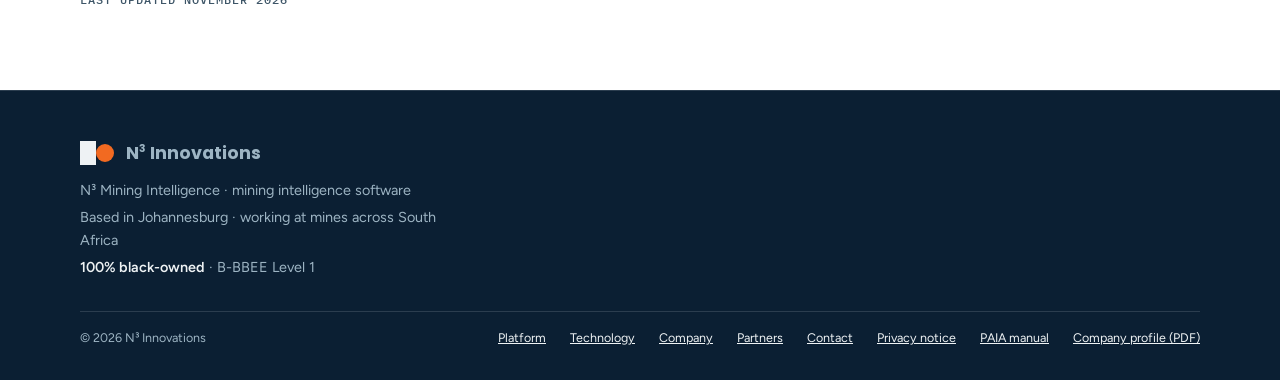
<file: privacy.html>
<!doctype html>
<html lang="en-ZA">
<head>
<meta charset="utf-8">
<script>document.documentElement.classList.add('js')</script>
<meta name="viewport" content="width=device-width, initial-scale=1, viewport-fit=cover">
<title>Privacy notice · N³ Innovations</title>
<meta name="claude:viewport-fit-sides" content="cover">
<meta name="description" content="How N³ Innovations handles personal information under POPIA.">
<meta property="og:title" content="N³ Innovations · Safer mines, more tonnes">
<meta property="og:description" content="Operational diagnostics, maintenance intelligence and environmental compliance for South African mines. 100% black-owned, B-BBEE Level 1.">
<meta property="og:type" content="website">
<meta property="og:url" content="https://www.n3innovations.co.za/privacy">
<meta property="og:site_name" content="N³ Innovations">
<meta property="og:image" content="https://www.n3innovations.co.za/assets/og-image.png">
<meta property="og:image:width" content="1200">
<meta property="og:image:height" content="630">
<meta property="og:image:alt" content="N³ Innovations: Safer mines, more tonnes.">
<meta name="twitter:card" content="summary_large_image">
<link rel="canonical" href="https://www.n3innovations.co.za/privacy">
<link rel="apple-touch-icon" href="assets/apple-touch-icon.png">
<meta name="theme-color" content="#0B1F33">
<link rel="icon" href="data:image/svg+xml,%3Csvg xmlns='http://www.w3.org/2000/svg' viewBox='0 0 64 64'%3E%3Crect width='64' height='64' rx='12' fill='%230B1F33'/%3E%3Crect x='10' y='20' width='22' height='24' fill='%23EEF2F4'/%3E%3Ccircle cx='43' cy='32' r='12' fill='%23F26A21'/%3E%3C/svg%3E">
<link rel="preconnect" href="https://fonts.googleapis.com">
<link rel="preconnect" href="https://fonts.gstatic.com" crossorigin>
<link rel="stylesheet" href="https://fonts.googleapis.com/css2?family=Poppins:wght@600;700&family=Figtree:wght@400;500;600;700&family=IBM+Plex+Mono:wght@400;500&display=swap">
<link rel="stylesheet" href="assets/site.css?v=11">
</head>
<body>

<header class="site-head">
  <div class="wrap head-row">
    <a class="brand" href="/" aria-label="N³ Innovations, home">
      <svg viewBox="0 0 34 24" aria-hidden="true"><rect x="0" y="0" width="16" height="24" fill="#EEF2F4"/><circle cx="25" cy="12" r="9" fill="#F26A21"/></svg>
      <span>N<sup>3</sup> Innovations</span>
    </a>
    <nav class="nav" id="nav" aria-label="Main">
      <a href="/#platform">Platform</a>
      <a href="/#how">How it works</a>
      <a href="/technology">Technology</a>
      <a href="/company">Company</a>
      <a href="/partners">Partners</a>
      <a class="nav-contact" href="/contact">Contact us</a>
    </nav>
    <button class="menu-btn" id="menu-btn" type="button" aria-expanded="false" aria-controls="nav">Menu</button>
    <a class="btn btn-primary" href="/contact">Contact us</a>
  </div>
</header>

<main id="top">


  <section class="band white">
    <div class="wrap">
      <div class="section-head">
        <p class="label">Privacy notice</p>
        <h1 class="page-title">How we handle your personal information.</h1>
        <p class="lead">This notice explains what personal information N³ Innovations collects through this website and when you contact us, and your rights under the Protection of Personal Information Act, 2013 (POPIA).</p>
      </div>
      <div class="prose">
        <h2>What we collect</h2>
        <p>This website has no contact form, no cookies and no advertising tools. We collect personal information only when you choose to contact us by email or phone: your name, contact details, organisation and what you tell us.</p>
        <p>We use Cloudflare Web Analytics to count page visits. It sets no cookies and does not track individual visitors.</p>
        <p>Our website host (GitHub Pages), our domain name provider (Cloudflare), Google Fonts, which supplies the typefaces, and Unsplash and Pexels, which serve the photos and video on our website, process technical information such as IP addresses to deliver and secure the site.</p>
        <h2>Why we use it</h2>
        <ul>
          <li>To answer your enquiry and discuss our services</li>
          <li>To prepare proposals and agreements you ask for</li>
          <li>To keep the business records the law requires</li>
        </ul>
        <p>We do not sell personal information or use it for marketing without your consent.</p>
        <h2>Who we share it with</h2>
        <p>Only the service providers that run our email and website, under their data protection terms. Some of these providers store information outside South Africa. Where they do, we rely on the protections POPIA requires for transfers across borders.</p>
        <h2>How long we keep it</h2>
        <p>Only as long as we need it for the purpose you gave it to us, or as long as the law requires us to keep business records.</p>
        <h2>Your rights</h2>
        <p>Our <a href="/paia">PAIA manual</a> explains how to request records we hold. You may also ask to see the personal information we hold about you, ask us to correct or delete it, or object to how we use it. Email us at <a class="js-email" href="mailto:info@n3innovations.co.za">info@n3innovations.co.za</a>. If you are not satisfied with our response, you may complain to the <a href="https://inforegulator.org.za/" target="_blank" rel="noopener">Information Regulator</a>.</p>
        <p class="label" style="margin-top:var(--s4)">Last updated November 2026</p>
      </div>
    </div>
  </section>


</main>

<footer class="site-foot">
  <div class="wrap">
    <div class="foot-grid">
      <div>
        <a class="brand" href="/"><svg viewBox="0 0 34 24" aria-hidden="true"><rect x="0" y="0" width="16" height="24" fill="#EEF2F4"/><circle cx="25" cy="12" r="9" fill="#F26A21"/></svg><span>N<sup>3</sup> Innovations</span></a>
        <div class="foot-meta">
          <span>N³ Mining Intelligence · mining intelligence software</span>
          <span>Based in Johannesburg · working at mines across South Africa</span>
          <span><b>100% black-owned</b> · B-BBEE Level 1</span>
        </div>
      </div>
    </div>
    <div class="foot-base">
      <span>&copy; 2026 N³ Innovations</span>
      <span class="foot-links"><a href="/#platform">Platform</a><a href="/technology">Technology</a><a href="/company">Company</a><a href="/partners">Partners</a><a href="/contact">Contact</a><a href="/privacy">Privacy notice</a><a href="/paia">PAIA manual</a><a href="assets/N3-Innovations-Company-Profile.pdf" download>Company profile (PDF)</a></span>
    </div>
  </div>
</footer>

<script src="assets/site.js?v=9"></script>
<!-- Cloudflare Web Analytics --><script defer type='module' src='https://static.cloudflareinsights.com/beacon.min.js' data-cf-beacon='{"token": "e5d907d3fe0f4707b20e3c5c5f0090de"}'></script><!-- End Cloudflare Web Analytics -->
</body>
</html>
</file>
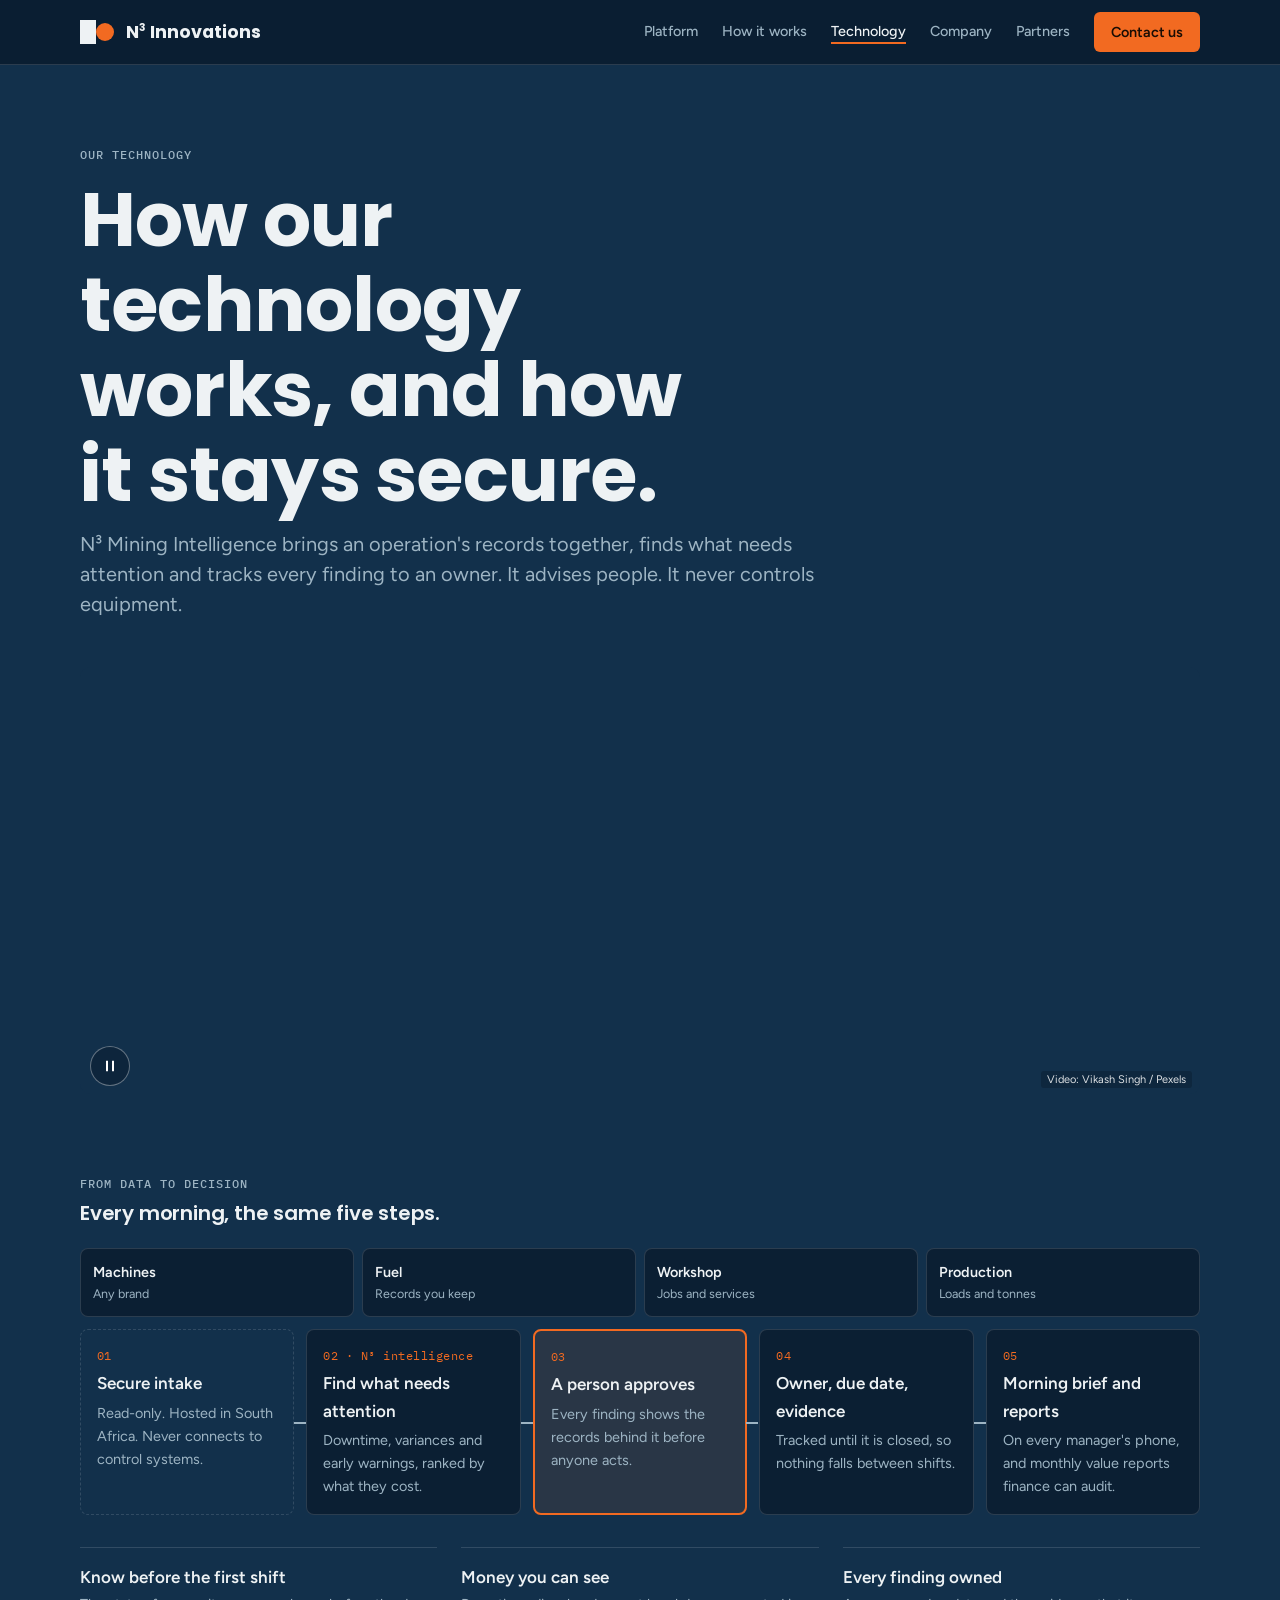
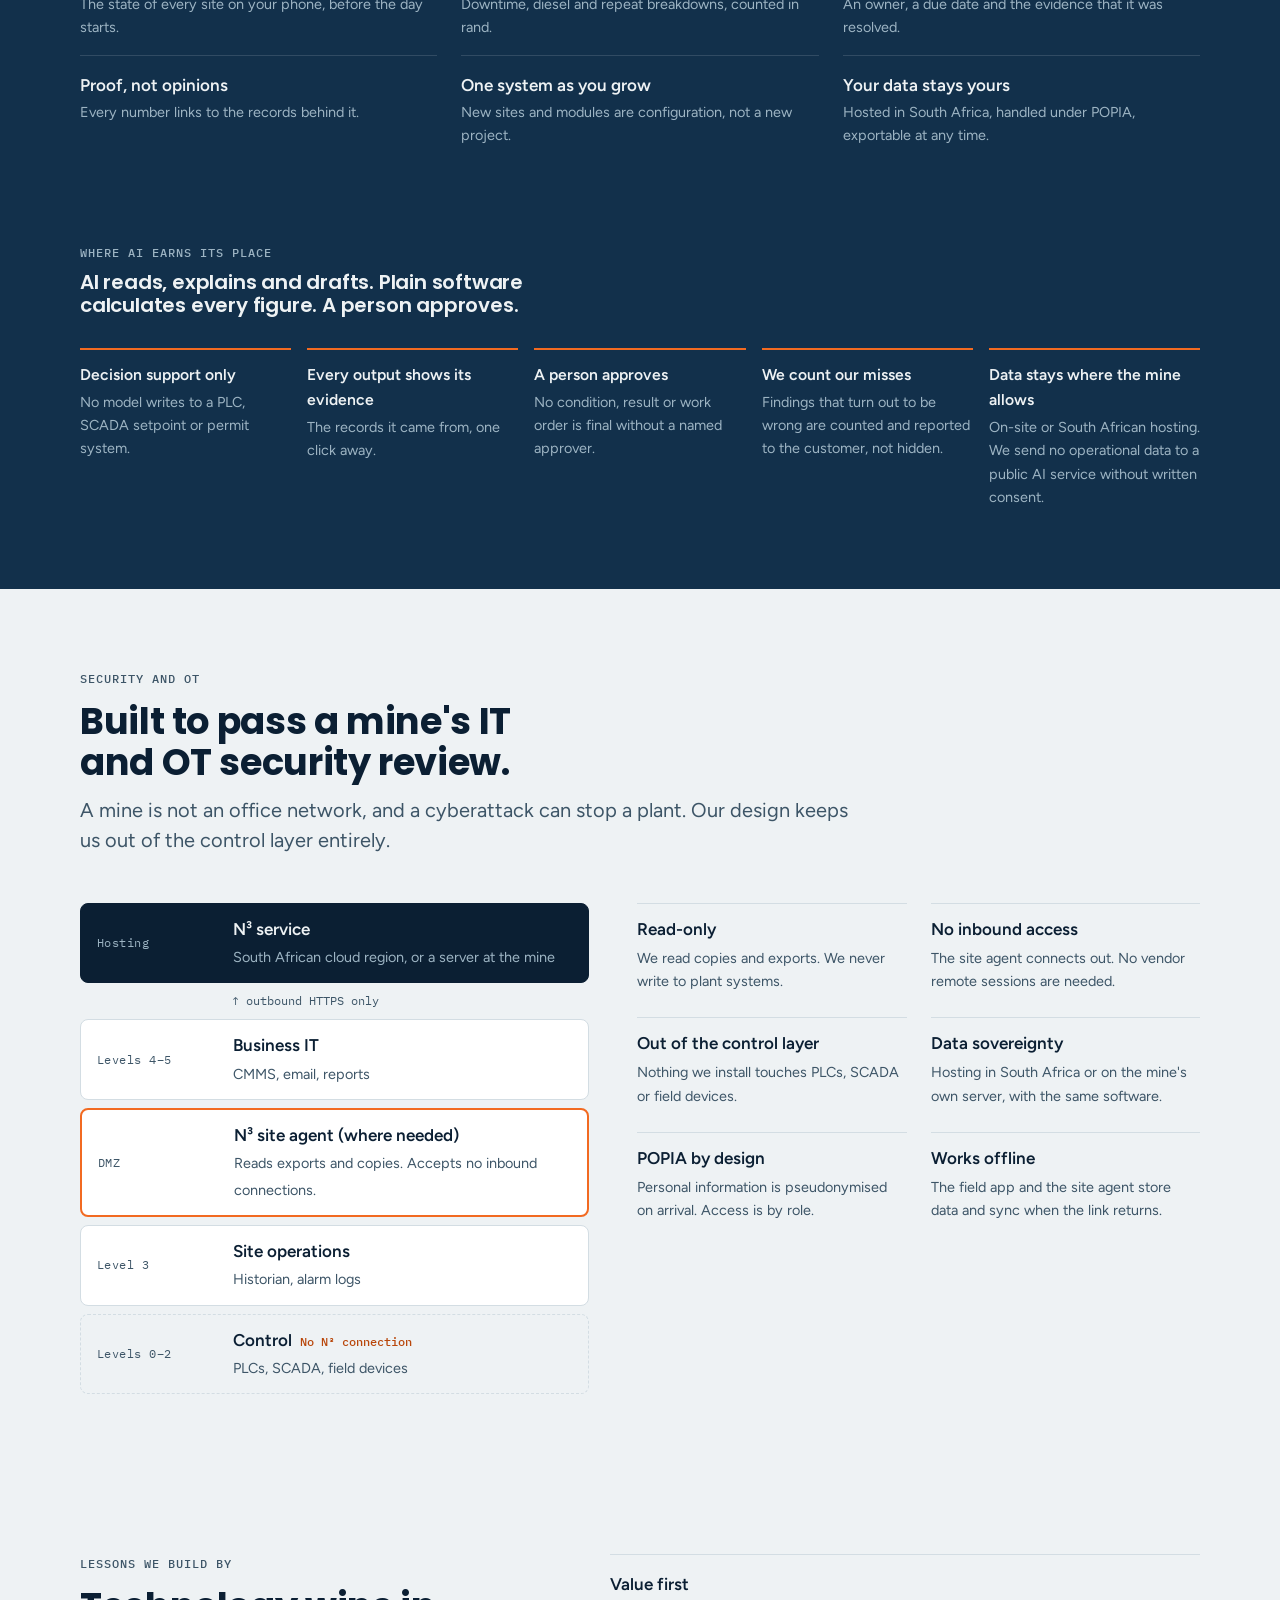
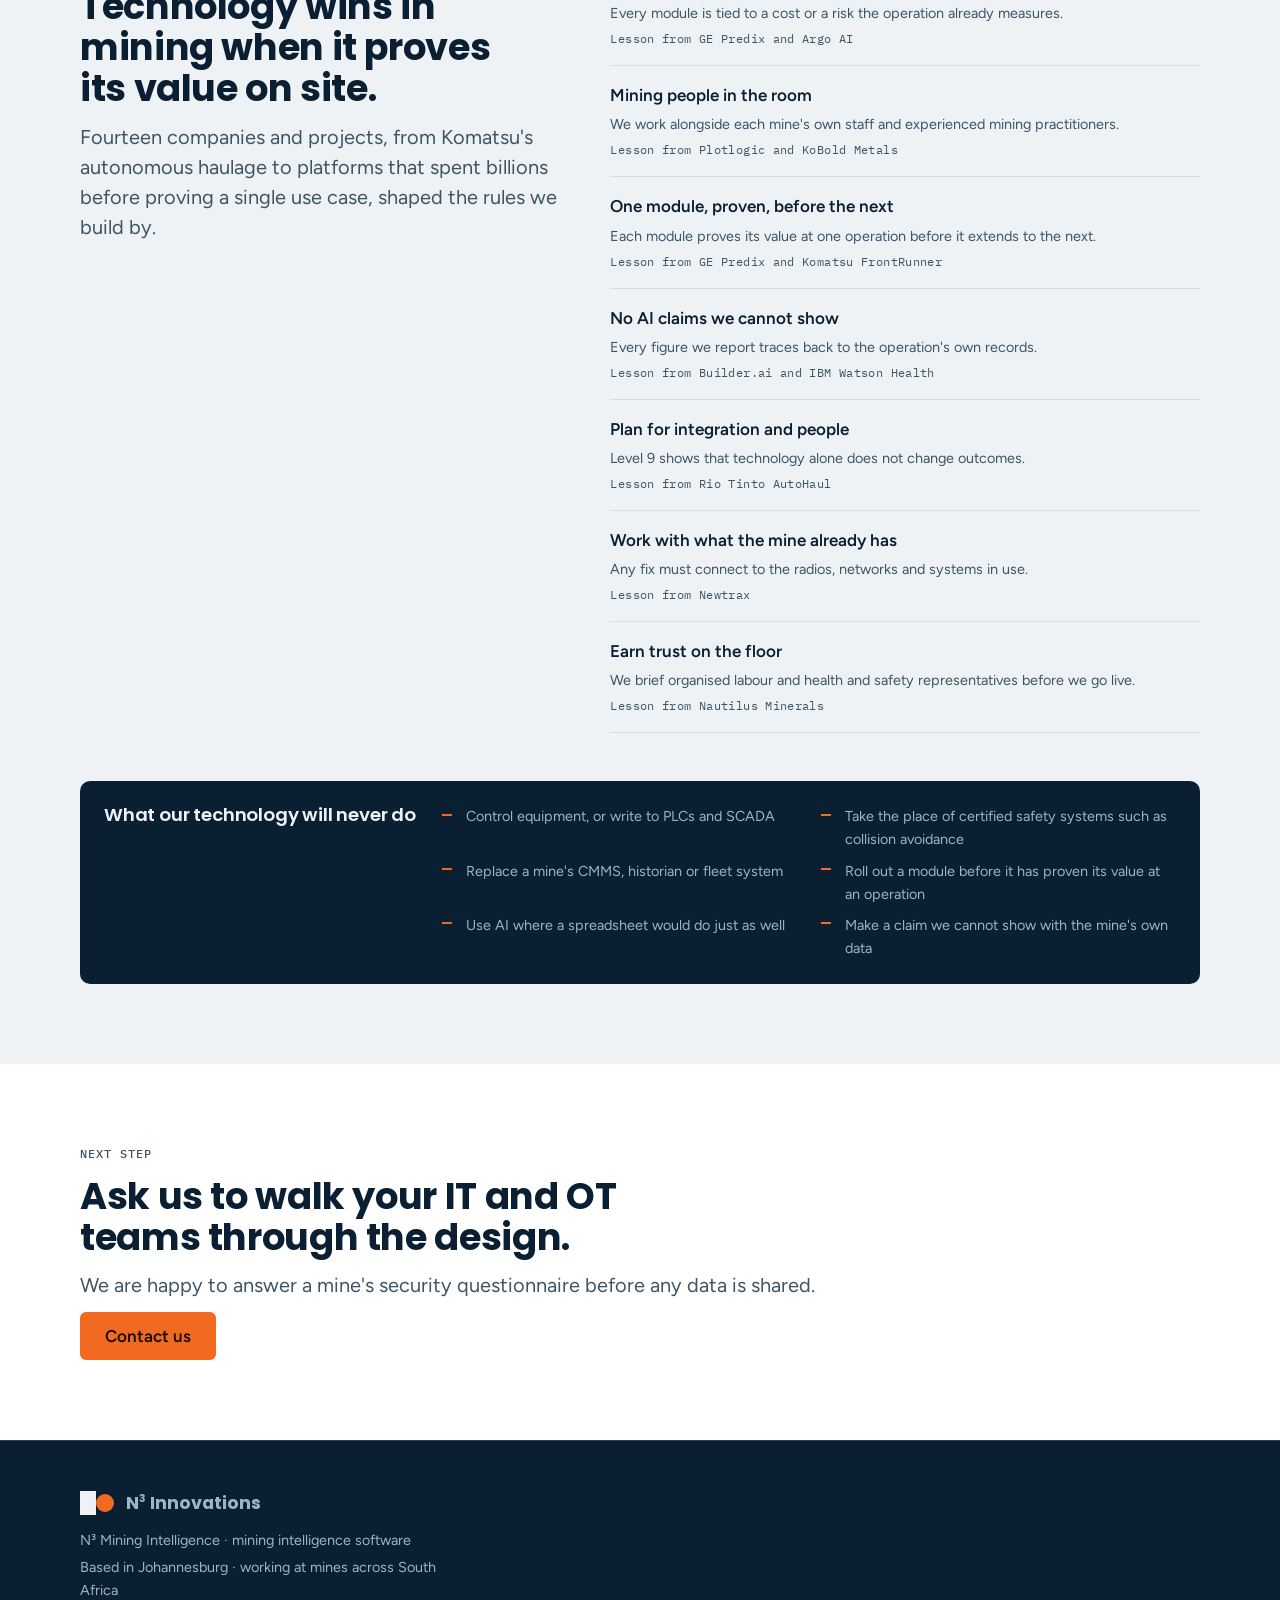
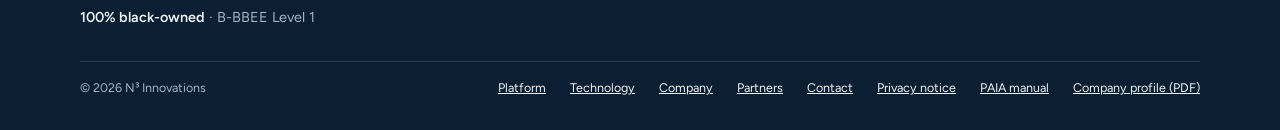
<file: technology.html>
<!doctype html>
<html lang="en-ZA">
<head>
<meta charset="utf-8">
<script>document.documentElement.classList.add('js')</script>
<meta name="viewport" content="width=device-width, initial-scale=1, viewport-fit=cover">
<title>Technology · N³ Innovations</title>
<meta name="claude:viewport-fit-sides" content="cover">
<meta name="description" content="How N³ Mining Intelligence uses AI, where it does not, and how its read-only software sits on a mine's network.">
<meta property="og:title" content="N³ Innovations · Safer mines, more tonnes">
<meta property="og:description" content="Mining intelligence software for contract miners and mine operators. 100% black-owned, B-BBEE Level 1.">
<meta property="og:type" content="website">
<meta property="og:url" content="https://www.n3innovations.co.za/technology">
<meta property="og:site_name" content="N³ Innovations">
<meta property="og:image" content="https://www.n3innovations.co.za/assets/og-image.png">
<meta property="og:image:width" content="1200">
<meta property="og:image:height" content="630">
<meta property="og:image:alt" content="N³ Innovations: Safer mines, more tonnes.">
<meta name="twitter:card" content="summary_large_image">
<link rel="canonical" href="https://www.n3innovations.co.za/technology">
<link rel="apple-touch-icon" href="assets/apple-touch-icon.png">
<meta name="theme-color" content="#0B1F33">
<link rel="icon" href="data:image/svg+xml,%3Csvg xmlns='http://www.w3.org/2000/svg' viewBox='0 0 64 64'%3E%3Crect width='64' height='64' rx='12' fill='%230B1F33'/%3E%3Crect x='10' y='20' width='22' height='24' fill='%23EEF2F4'/%3E%3Ccircle cx='43' cy='32' r='12' fill='%23F26A21'/%3E%3C/svg%3E">
<link rel="preconnect" href="https://fonts.googleapis.com">
<link rel="preconnect" href="https://fonts.gstatic.com" crossorigin>
<link rel="stylesheet" href="https://fonts.googleapis.com/css2?family=Poppins:wght@600;700&family=Figtree:wght@400;500;600;700&family=IBM+Plex+Mono:wght@400;500&display=swap">
<link rel="stylesheet" href="assets/site.css?v=11">
</head>
<body>

<header class="site-head">
  <div class="wrap head-row">
    <a class="brand" href="/" aria-label="N³ Innovations, home">
      <svg viewBox="0 0 34 24" aria-hidden="true"><rect x="0" y="0" width="16" height="24" fill="#EEF2F4"/><circle cx="25" cy="12" r="9" fill="#F26A21"/></svg>
      <span>N<sup>3</sup> Innovations</span>
    </a>
    <nav class="nav" id="nav" aria-label="Main">
      <a href="/#platform">Platform</a>
      <a href="/#how">How it works</a>
      <a href="/technology" aria-current="page">Technology</a>
      <a href="/company">Company</a>
      <a href="/partners">Partners</a>
      <a class="nav-contact" href="/contact">Contact us</a>
    </nav>
    <button class="menu-btn" id="menu-btn" type="button" aria-expanded="false" aria-controls="nav">Menu</button>
    <a class="btn btn-primary" href="/contact">Contact us</a>
  </div>
</header>

<main id="top">


  <section class="band raised" id="technology">
    <div class="wrap">
      <div class="section-head">
        <p class="label">Our technology</p>
        <h1 class="page-title">How our technology works, and how it stays secure.</h1>
        <p class="lead">N³ Mining Intelligence brings an operation's records together, finds what needs attention and tracks every finding to an owner. It advises people. It never controls equipment.</p>
      </div>
      <figure class="ph banner-photo banner-video"><video class="lazy-video" muted loop playsinline preload="none" poster="https://images.pexels.com/videos/31046310/aerial-view-australia-coal-color-image-31046310.jpeg?auto=compress&amp;cs=tinysrgb&amp;w=1600" data-src-sm="https://videos.pexels.com/video-files/31046310/13269028_640_360_60fps.mp4" data-src-lg="https://videos.pexels.com/video-files/31046310/13269029_960_540_60fps.mp4" aria-label="Drone footage over an open-cast coal mine, with dust rising as a truck and an excavator work"></video><button class="video-toggle" type="button" aria-pressed="false" aria-label="Pause the video"><svg viewBox="0 0 24 24" aria-hidden="true"><path class="i-pause" d="M8 5v14M16 5v14" stroke="currentColor" stroke-width="2.6"/><path class="i-play" d="M8 5l11 7-11 7z" fill="currentColor"/></svg></button><a class="ph-credit" href="https://www.pexels.com/video/aerial-view-of-coal-mining-operations-31046310/" target="_blank" rel="noopener">Video: Vikash Singh / Pexels</a></figure>
      <div class="sub-head">
        <p class="label">From data to decision</p>
        <h3>Every morning, the same five steps.</h3>
      </div>
      <div class="flow pipe">
        <div class="flow-sources">
          <div class="src-chip"><b>Machines</b><span>Any brand</span></div>
          <div class="src-chip"><b>Fuel</b><span>Records you keep</span></div>
          <div class="src-chip"><b>Workshop</b><span>Jobs and services</span></div>
          <div class="src-chip"><b>Production</b><span>Loads and tonnes</span></div>
        </div>
        <ol class="pipeline">
          <li class="flow-step agent"><span class="p-num">01</span><b>Secure intake</b><span>Read-only. Hosted in South Africa. Never connects to control systems.</span></li>
          <li class="flow-step"><span class="p-num">02 · N³ intelligence</span><b>Find what needs attention</b><span>Downtime, variances and early warnings, ranked by what they cost.</span></li>
          <li class="flow-step human"><span class="p-num">03</span><b>A person approves</b><span>Every finding shows the records behind it before anyone acts.</span></li>
          <li class="flow-step"><span class="p-num">04</span><b>Owner, due date, evidence</b><span>Tracked until it is closed, so nothing falls between shifts.</span></li>
          <li class="flow-step"><span class="p-num">05</span><b>Morning brief and reports</b><span>On every manager's phone, and monthly value reports finance can audit.</span></li>
        </ol>
      </div>
      <ul class="benefits">
        <li><b>Know before the first shift</b><span>The state of every site on your phone, before the day starts.</span></li>
        <li><b>Money you can see</b><span>Downtime, diesel and repeat breakdowns, counted in rand.</span></li>
        <li><b>Every finding owned</b><span>An owner, a due date and the evidence that it was resolved.</span></li>
        <li><b>Proof, not opinions</b><span>Every number links to the records behind it.</span></li>
        <li><b>One system as you grow</b><span>New sites and modules are configuration, not a new project.</span></li>
        <li><b>Your data stays yours</b><span>Hosted in South Africa, handled under POPIA, exportable at any time.</span></li>
      </ul>
      <div class="sub-head">
        <p class="label">Where AI earns its place</p>
        <h3>AI reads, explains and drafts. Plain software calculates every figure. A person approves.</h3>
      </div>
      <ul class="rules-grid" aria-label="AI rules we build by">
        <li><b>Decision support only</b><span>No model writes to a PLC, SCADA setpoint or permit system.</span></li>
        <li><b>Every output shows its evidence</b><span>The records it came from, one click away.</span></li>
        <li><b>A person approves</b><span>No condition, result or work order is final without a named approver.</span></li>
        <li><b>We count our misses</b><span>Findings that turn out to be wrong are counted and reported to the customer, not hidden.</span></li>
        <li><b>Data stays where the mine allows</b><span>On-site or South African hosting. We send no operational data to a public AI service without written consent.</span></li>
      </ul>

    </div>
  </section>

  <!-- Security -->
  <section class="band light" id="security">
    <div class="wrap">
      <div class="section-head">
        <p class="label">Security and OT</p>
        <h2>Built to pass a mine's IT and OT security review.</h2>
        <p class="lead">A mine is not an office network, and a cyberattack can stop a plant. Our design keeps us out of the control layer entirely.</p>
      </div>
      <div class="security">
        <div class="layers" aria-label="Where N³ software sits on a mine's network">
          <div class="layer cloud"><span class="lvl">Hosting</span><div><b>N³ service</b><span>South African cloud region, or a server at the mine</span></div></div>
          <p class="layer-arrow">↑ outbound HTTPS only</p>
          <div class="layer"><span class="lvl">Levels 4–5</span><div><b>Business IT</b><span>CMMS, email, reports</span></div></div>
          <div class="layer dmz"><span class="lvl">DMZ</span><div><b>N³ site agent (where needed)</b><span>Reads exports and copies. Accepts no inbound connections.</span></div></div>
          <div class="layer"><span class="lvl">Level 3</span><div><b>Site operations</b><span>Historian, alarm logs</span></div></div>
          <div class="layer control"><span class="lvl">Levels 0–2</span><div><b>Control</b><span>PLCs, SCADA, field devices</span></div></div>
        </div>
        <ul class="sec-list">
          <li><b>Read-only</b><span>We read copies and exports. We never write to plant systems.</span></li>
          <li><b>No inbound access</b><span>The site agent connects out. No vendor remote sessions are needed.</span></li>
          <li><b>Out of the control layer</b><span>Nothing we install touches PLCs, SCADA or field devices.</span></li>
          <li><b>Data sovereignty</b><span>Hosting in South Africa or on the mine's own server, with the same software.</span></li>
          <li><b>POPIA by design</b><span>Personal information is pseudonymised on arrival. Access is by role.</span></li>
          <li><b>Works offline</b><span>The field app and the site agent store data and sync when the link returns.</span></li>
        </ul>
      </div>
    </div>
  </section>


  <!-- Lessons and limits -->
  <section class="band light" id="lessons">
    <div class="wrap">
      <div class="lessons-grid">
        <div class="section-head">
          <p class="label">Lessons we build by</p>
          <h2>Technology wins in mining when it proves its value on site.</h2>
          <p class="lead">Fourteen companies and projects, from Komatsu's autonomous haulage to platforms that spent billions before proving a single use case, shaped the rules we build by.</p>
        </div>
        <ul class="lessons">
          <li><b>Value first</b><span>Every module is tied to a cost or a risk the operation already measures.</span><span class="from">Lesson from GE Predix and Argo AI</span></li>
          <li><b>Mining people in the room</b><span>We work alongside each mine's own staff and experienced mining practitioners.</span><span class="from">Lesson from Plotlogic and KoBold Metals</span></li>
          <li><b>One module, proven, before the next</b><span>Each module proves its value at one operation before it extends to the next.</span><span class="from">Lesson from GE Predix and Komatsu FrontRunner</span></li>
          <li><b>No AI claims we cannot show</b><span>Every figure we report traces back to the operation's own records.</span><span class="from">Lesson from Builder.ai and IBM Watson Health</span></li>
          <li><b>Plan for integration and people</b><span>Level 9 shows that technology alone does not change outcomes.</span><span class="from">Lesson from Rio Tinto AutoHaul</span></li>
          <li><b>Work with what the mine already has</b><span>Any fix must connect to the radios, networks and systems in use.</span><span class="from">Lesson from Newtrax</span></li>
          <li><b>Earn trust on the floor</b><span>We brief organised labour and health and safety representatives before we go live.</span><span class="from">Lesson from Nautilus Minerals</span></li>
        </ul>
      </div>
      <div class="limits">
        <h3>What our technology will never do</h3>
        <ul>
          <li>Control equipment, or write to PLCs and SCADA</li>
          <li>Take the place of certified safety systems such as collision avoidance</li>
          <li>Replace a mine's CMMS, historian or fleet system</li>
          <li>Roll out a module before it has proven its value at an operation</li>
          <li>Use AI where a spreadsheet would do just as well</li>
          <li>Make a claim we cannot show with the mine's own data</li>
        </ul>
      </div>
    </div>
  </section>

  <section class="band white">
    <div class="wrap">
      <div class="section-head" style="margin-bottom:0">
        <p class="label">Next step</p>
        <h2>Ask us to walk your IT and OT teams through the design.</h2>
        <p class="lead">We are happy to answer a mine's security questionnaire before any data is shared.</p>
        <p><a class="btn btn-primary" href="/contact">Contact us</a></p>
      </div>
    </div>
  </section>


</main>

<footer class="site-foot">
  <div class="wrap">
    <div class="foot-grid">
      <div>
        <a class="brand" href="/"><svg viewBox="0 0 34 24" aria-hidden="true"><rect x="0" y="0" width="16" height="24" fill="#EEF2F4"/><circle cx="25" cy="12" r="9" fill="#F26A21"/></svg><span>N<sup>3</sup> Innovations</span></a>
        <div class="foot-meta">
          <span>N³ Mining Intelligence · mining intelligence software</span>
          <span>Based in Johannesburg · working at mines across South Africa</span>
          <span><b>100% black-owned</b> · B-BBEE Level 1</span>
        </div>
      </div>
    </div>
    <div class="foot-base">
      <span>&copy; 2026 N³ Innovations</span>
      <span class="foot-links"><a href="/#platform">Platform</a><a href="/technology">Technology</a><a href="/company">Company</a><a href="/partners">Partners</a><a href="/contact">Contact</a><a href="/privacy">Privacy notice</a><a href="/paia">PAIA manual</a><a href="assets/N3-Innovations-Company-Profile.pdf" download>Company profile (PDF)</a></span>
    </div>
  </div>
</footer>

<script src="assets/site.js?v=9"></script>
<!-- Cloudflare Web Analytics --><script defer type='module' src='https://static.cloudflareinsights.com/beacon.min.js' data-cf-beacon='{"token": "e5d907d3fe0f4707b20e3c5c5f0090de"}'></script><!-- End Cloudflare Web Analytics -->
</body>
</html>
</file>
<file: assets/site.css>
/* Layout: a mine plan sheet. Deep-navy and mist bands alternate; a 1120px reading column;
   hairline rules and mono "survey" labels; hi-vis orange only where something needs attention. */
:root {
  --navy: #0B1F33;
  --navy-2: #12304B;
  --navy-3: #1A3D5C;
  --steel: #9DB4C3;
  --mist: #EEF2F4;
  --paper: #FFFFFF;
  --ink: #0B1F33;
  --ink-2: #3D5567;
  --rule-dark: rgba(238, 242, 244, 0.14);
  --rule-light: #D3DDE3;
  --hivis: #F26A21;
  --hivis-ink: #B9470B;
  --ok: #3FA37A;

  --f-display: "Poppins", "Segoe UI", system-ui, sans-serif;
  --f-body: "Figtree", "Segoe UI", system-ui, -apple-system, sans-serif;
  --f-mono: "IBM Plex Mono", ui-monospace, "Cascadia Mono", Consolas, monospace;

  --t-xs: 0.78rem; --t-sm: 0.9rem; --t-md: 1.0625rem; --t-lg: 1.25rem;
  --t-xl: clamp(1.6rem, 1.1rem + 1.6vw, 2.3rem);
  --t-2xl: clamp(2.6rem, 1.4rem + 4.6vw, 4.75rem);
  --s1: 4px; --s2: 8px; --s3: 12px; --s4: 16px; --s5: 24px; --s6: 32px; --s7: 48px; --s8: 80px;
  --wrap: 1120px;
  --r: 10px;
  color-scheme: dark;
}
* { box-sizing: border-box; }
html { scroll-behavior: smooth; -webkit-text-size-adjust: 100%; scroll-padding-top: 80px; }
@media (prefers-reduced-motion: reduce) { html { scroll-behavior: auto; } }
body { margin: 0; background: var(--navy); color: var(--mist); font-family: var(--f-body); font-size: var(--t-md); line-height: 1.6; }
img, svg { max-width: 100%; }
a { color: inherit; }
:focus-visible { outline: 2px solid var(--hivis); outline-offset: 3px; border-radius: 4px; }
h1, h2, h3 { font-family: var(--f-display); font-weight: 700; line-height: 1.12; margin: 0; text-wrap: balance; letter-spacing: -0.01em; }
h2 { font-size: var(--t-xl); }
h3 { font-size: var(--t-lg); font-weight: 600; }
p { margin: 0; }
ul, ol { margin: 0; }

.wrap {
  width: 100%;
  max-width: calc(var(--wrap) + 64px);
  margin-inline: auto;
  padding-left: max(16px, env(safe-area-inset-left, 0px));
  padding-right: max(16px, env(safe-area-inset-right, 0px));
}
@media (min-width: 720px) { .wrap { padding-left: max(32px, env(safe-area-inset-left, 0px)); padding-right: max(32px, env(safe-area-inset-right, 0px)); } }

.band { padding-block: var(--s8); }
.band.light { background: var(--mist); color: var(--ink); }
.band.white { background: var(--paper); color: var(--ink); }
.band.raised { background: var(--navy-2); }
@media (max-width: 560px) { .band { padding-block: 56px; } }

.label { font-family: var(--f-mono); font-size: var(--t-xs); font-weight: 500; letter-spacing: 0.08em; text-transform: uppercase; color: var(--steel); }
.light .label, .white .label { color: var(--ink-2); }
.section-head { display: grid; gap: var(--s3); max-width: 48rem; margin-bottom: var(--s7); }
.section-head .lead { font-size: var(--t-lg); color: var(--steel); line-height: 1.5; }
.light .section-head .lead, .white .section-head .lead { color: var(--ink-2); }
.sub-head { display: grid; gap: var(--s2); margin: var(--s8) 0 var(--s5); max-width: 46rem; }
.sub-head p { color: var(--steel); }
.light .sub-head p, .white .sub-head p { color: var(--ink-2); }
.status { display: inline-flex; align-items: center; gap: var(--s2); width: fit-content; font-family: var(--f-mono); font-size: var(--t-xs); letter-spacing: 0.06em; text-transform: uppercase; padding: 4px 10px; border-radius: 4px; border: 1px solid var(--hivis); color: var(--hivis); }
.status::before { content: ""; width: 7px; height: 7px; border-radius: 50%; background: var(--hivis); }

/* ---------- Header ---------- */
body::before { content: ""; position: fixed; inset: 0 0 auto; height: env(safe-area-inset-top, 0px); z-index: 30; background: var(--navy); }
.site-head { position: sticky; top: env(safe-area-inset-top, 0px); z-index: 20; background: rgba(11, 31, 51, 0.95); backdrop-filter: blur(8px); border-bottom: 1px solid var(--rule-dark); }
.head-row { display: flex; align-items: center; gap: var(--s5); min-height: 64px; position: relative; }
.brand { display: flex; align-items: center; gap: var(--s3); text-decoration: none; font-family: var(--f-display); font-weight: 700; font-size: 1.1rem; white-space: nowrap; }
.brand svg { width: 34px; height: 24px; flex: none; }
.brand sup { font-size: 0.6em; }
.nav { display: flex; gap: var(--s5); margin-left: auto; font-size: var(--t-sm); font-weight: 500; }
.nav a { text-decoration: none; color: var(--steel); }
.nav a:hover { color: var(--mist); }
.menu-btn { display: none; margin-left: auto; background: none; border: 1px solid var(--rule-dark); color: var(--mist); border-radius: 6px; min-height: 40px; padding: 0 var(--s4); font: 600 var(--t-sm) var(--f-body); cursor: pointer; }

.btn { display: inline-flex; align-items: center; justify-content: center; gap: var(--s2); min-height: 48px; padding: 0 var(--s5); border-radius: 6px; border: 1.5px solid transparent; background: transparent; color: inherit; font: 600 var(--t-md) var(--f-body); text-decoration: none; cursor: pointer; white-space: nowrap; max-width: 100%; transition: background-color 0.15s, border-color 0.15s; }
.btn-primary { background: var(--hivis); color: #1A0D04; }
.btn-primary:hover { background: #FF7D36; }
.btn-ghost { border-color: var(--rule-dark); color: var(--mist); }
.btn-ghost:hover { border-color: var(--steel); }
.btn-line { border-color: var(--rule-light); color: var(--ink); background: var(--paper); }
.btn-line:hover { border-color: var(--ink); }
.head-row .btn { min-height: 40px; padding: 0 var(--s4); font-size: var(--t-sm); }
@media (max-width: 560px) { .btn { white-space: normal; text-align: center; padding-block: 6px; } }
@media (max-width: 960px) {
  .nav { display: none; position: absolute; top: 100%; left: 0; right: 0; flex-direction: column; gap: 0; background: var(--navy); border-bottom: 1px solid var(--rule-dark); padding: var(--s2) max(16px, env(safe-area-inset-right, 0px)) var(--s4) max(16px, env(safe-area-inset-left, 0px)); }
  .nav.open { display: flex; }
  .nav a { padding: var(--s3) 0; border-bottom: 1px solid var(--rule-dark); color: var(--mist); }
  .menu-btn { display: inline-flex; align-items: center; }
  .head-row > .btn { display: none; }
}

/* ---------- Hero ---------- */
.hero { padding-block: var(--s7) var(--s8); overflow: hidden; }
.hero-grid { display: grid; grid-template-columns: minmax(0, 1.05fr) minmax(0, 1fr); gap: var(--s7); align-items: center; }
.hero-copy { display: grid; gap: var(--s5); min-width: 0; }
.hero h1 { font-size: var(--t-2xl); }
.hero h1 em { font-style: normal; color: var(--hivis); }
.hero .lead { font-size: var(--t-lg); color: var(--steel); max-width: 36rem; line-height: 1.5; }
.actions { display: flex; flex-wrap: wrap; gap: var(--s3); }
.section-drawing { margin: 0; min-width: 0; }
.section-drawing svg { display: block; width: 100%; height: auto; }
.drawing-note { margin-top: var(--s3); font-family: var(--f-mono); font-size: var(--t-xs); color: var(--steel); }
@media (max-width: 860px) { .hero-grid { grid-template-columns: minmax(0, 1fr); } }

.principles { display: grid; grid-template-columns: repeat(4, minmax(0, 1fr)); margin-top: var(--s7); border-top: 1px solid var(--rule-dark); }
.principles > div { padding: var(--s5) var(--s5) 0 0; display: grid; gap: var(--s2); align-content: start; min-width: 0; }
.principles > div + div { padding-left: var(--s5); border-left: 1px solid var(--rule-dark); }
.principles h3 { font-size: 1.05rem; }
.principles p { font-size: var(--t-sm); color: var(--steel); }
@media (max-width: 900px) {
  .principles { grid-template-columns: repeat(2, minmax(0, 1fr)); }
  .principles > div, .principles > div + div { padding: var(--s4) var(--s4) var(--s4) 0; border-left: 0; border-bottom: 1px solid var(--rule-dark); }
}
@media (max-width: 520px) { .principles { grid-template-columns: minmax(0, 1fr); } }

/* ---------- Stats ---------- */
.stats { display: grid; grid-template-columns: repeat(4, minmax(0, 1fr)); gap: var(--s6); }
.stat { display: grid; align-content: start; gap: var(--s3); padding-top: var(--s5); border-top: 3px solid var(--ink); min-width: 0; }
.stat.alert { border-top-color: var(--hivis); }
.stat-num { font-family: var(--f-display); font-weight: 700; font-size: clamp(2.6rem, 2rem + 2vw, 3.6rem); line-height: 1; font-variant-numeric: tabular-nums; white-space: nowrap; }
.stat p { color: var(--ink-2); }
.stat .src { font-family: var(--f-mono); font-size: var(--t-xs); }
.stat .src a { color: var(--ink-2); }
.reg-note { margin-top: var(--s7); display: grid; grid-template-columns: auto minmax(0, 1fr); gap: var(--s5); align-items: start; padding: var(--s5); background: var(--paper); border: 1px solid var(--rule-light); border-radius: var(--r); }
.reg-tag { font-family: var(--f-mono); font-size: var(--t-xs); font-weight: 500; padding: 4px 8px; border-radius: 4px; background: var(--navy); color: var(--mist); white-space: nowrap; }
.reg-note p { color: var(--ink-2); max-width: 64ch; }
.reg-note strong { color: var(--ink); }
@media (max-width: 1000px) { .stats { grid-template-columns: repeat(2, minmax(0, 1fr)); } }
@media (max-width: 560px) { .stats { grid-template-columns: minmax(0, 1fr); } .reg-note { grid-template-columns: minmax(0, 1fr); } }

/* ---------- The gap ---------- */
.gap-grid { display: grid; grid-template-columns: minmax(0, 1fr) minmax(0, 1.15fr); gap: var(--s7); align-items: start; }
.gap-grid blockquote { margin: 0; font-family: var(--f-display); font-weight: 600; font-size: var(--t-xl); line-height: 1.25; text-wrap: balance; }
.gap-grid .body { margin-top: var(--s5); color: var(--steel); max-width: 52ch; display: grid; gap: var(--s4); }
.silos { margin-top: var(--s5); display: flex; flex-wrap: wrap; gap: var(--s2); }
.silos span { font-family: var(--f-mono); font-size: var(--t-xs); padding: 5px 10px; border: 1px dashed var(--steel); border-radius: 4px; color: var(--steel); }
.questions { list-style: none; padding: 0; display: grid; }
.questions li { display: grid; grid-template-columns: 48px minmax(0, 1fr); gap: var(--s4); padding: var(--s5) 0; border-top: 1px solid var(--rule-dark); }
.questions li:last-child { border-bottom: 1px solid var(--rule-dark); }
.q-num { font-family: var(--f-mono); color: var(--hivis); font-size: var(--t-sm); padding-top: 3px; }
.questions h3 { margin-bottom: var(--s2); }
.questions p { color: var(--steel); }
@media (max-width: 860px) { .gap-grid { grid-template-columns: minmax(0, 1fr); } }

/* ---------- Services ---------- */
.services { display: grid; grid-template-columns: repeat(3, minmax(0, 1fr)); gap: var(--s4); }
.service { border: 1px solid var(--rule-light); border-radius: var(--r); padding: var(--s5); display: grid; align-content: start; gap: var(--s3); min-width: 0; background: var(--paper); }
.service.feature { background: var(--navy); color: var(--mist); border-color: var(--navy); }
.svc-tag { font-family: var(--f-mono); font-size: var(--t-xs); letter-spacing: 0.08em; text-transform: uppercase; color: var(--hivis-ink); }
.service.feature .svc-tag { color: var(--hivis); }
.service h3 { font-size: 1.2rem; }
.svc-lead { color: var(--ink-2); }
.service.feature .svc-lead { color: var(--steel); }
.service ul { list-style: none; padding: 0; display: grid; gap: var(--s2); font-size: var(--t-sm); }
.service li { position: relative; padding-left: var(--s5); }
.service li::before { content: ""; position: absolute; left: 0; top: 0.55em; width: 8px; height: 8px; background: var(--hivis); }
.svc-measure { margin-top: var(--s2); padding-top: var(--s3); border-top: 1px dashed var(--rule-light); font-size: var(--t-sm); color: var(--ink-2); }
.service.feature .svc-measure { border-top-color: var(--rule-dark); color: var(--steel); }
.svc-measure b { display: block; font-family: var(--f-mono); font-weight: 500; font-size: var(--t-xs); letter-spacing: 0.06em; text-transform: uppercase; color: var(--ink); margin-bottom: 2px; }
.service.feature .svc-measure b { color: var(--mist); }
.svc-note { margin-top: var(--s5); font-size: var(--t-sm); color: var(--ink-2); }
.svc-note b { color: var(--ink); }
@media (max-width: 960px) { .services { grid-template-columns: repeat(2, minmax(0, 1fr)); } }
@media (max-width: 620px) { .services { grid-template-columns: minmax(0, 1fr); } }

/* Platform groups (N3 Mining Intelligence) */
.group-title { margin: var(--s6) 0 var(--s3); }
.section-head + .group-title { margin-top: 0; }
.services.four { grid-template-columns: repeat(4, minmax(0, 1fr)); }
.services.four .service { border-top: 3px solid var(--ink); }
.hero .lead b { color: var(--mist); font-weight: 600; }
.engine { margin-top: var(--s4); display: grid; grid-template-columns: minmax(0, 1.1fr) minmax(0, 0.9fr); gap: var(--s6); align-items: center; background: var(--navy); color: var(--mist); border-radius: var(--r); padding: var(--s6); }
.engine .svc-tag { color: var(--hivis); }
.engine-copy { display: grid; gap: var(--s3); min-width: 0; }
.engine h3 { font-size: var(--t-xl); line-height: 1.15; }
.engine p { color: var(--steel); }
.engine .engine-rule { border-top: 1px solid var(--rule-dark); padding-top: var(--s3); font-size: var(--t-sm); }
.engine .engine-rule b { color: var(--mist); }
.brief { margin: 0; background: var(--navy-2); border: 1px solid var(--rule-dark); border-radius: 14px; padding: var(--s4); min-width: 0; }
.brief-head { display: flex; justify-content: space-between; gap: var(--s3); font-family: var(--f-mono); font-size: var(--t-xs); letter-spacing: 0.06em; text-transform: uppercase; color: var(--steel); padding-bottom: var(--s3); border-bottom: 1px solid var(--rule-dark); }
.brief-head span:first-child { color: var(--hivis); }
.brief ul { list-style: none; padding: 0; margin: 0; display: grid; }
.brief li { display: grid; gap: 2px; padding: var(--s3) 0 var(--s3) var(--s5); border-bottom: 1px solid var(--rule-dark); position: relative; }
.brief li:last-child { border-bottom: 0; padding-bottom: 0; }
.brief li::before { content: ""; position: absolute; left: 2px; top: calc(var(--s3) + 0.45em); width: 8px; height: 8px; border-radius: 50%; background: var(--steel); }
.brief li.crit::before { background: var(--hivis); }
.brief li.warn::before { background: transparent; border: 2px solid var(--hivis); width: 6px; height: 6px; }
.brief li.good::before { background: var(--ok); }
.brief b { font-size: var(--t-sm); font-weight: 600; }
.brief li span { font-size: var(--t-xs); color: var(--steel); }
.services-also { display: grid; grid-template-columns: repeat(3, minmax(0, 1fr)); gap: var(--s4); }
.also-card { border: 1px solid var(--rule-light); border-radius: var(--r); padding: var(--s5); display: grid; gap: var(--s2); align-content: start; min-width: 0; }
.also-card h3 { font-size: 1.05rem; }
.also-card p { color: var(--ink-2); font-size: var(--t-sm); }
@media (max-width: 1100px) { .services.four { grid-template-columns: repeat(2, minmax(0, 1fr)); } }
@media (max-width: 900px) { .engine { grid-template-columns: minmax(0, 1fr); padding: var(--s5); } .services-also { grid-template-columns: minmax(0, 1fr); } }
@media (max-width: 620px) { .services.four { grid-template-columns: minmax(0, 1fr); } }

/* ---------- Stages ---------- */
.stages { list-style: none; padding: 0; display: grid; grid-template-columns: repeat(3, minmax(0, 1fr)); gap: var(--s4); counter-reset: stage; }
.stage { background: var(--paper); border: 1px solid var(--rule-light); border-radius: var(--r); padding: var(--s5); display: grid; align-content: start; gap: var(--s3); min-width: 0; position: relative; }
.stage .num { font-family: var(--f-mono); font-size: var(--t-xs); letter-spacing: 0.08em; text-transform: uppercase; color: var(--ink-2); }
.stage h3 { font-size: 1.3rem; }
.stage .terms { display: flex; flex-wrap: wrap; gap: var(--s2); }
.stage .terms span { font-family: var(--f-mono); font-size: var(--t-xs); padding: 3px 8px; border-radius: 4px; background: var(--mist); color: var(--ink); }
.stage p { color: var(--ink-2); }
.stage .gate { margin-top: var(--s2); padding-top: var(--s3); border-top: 1px dashed var(--rule-light); font-size: var(--t-sm); color: var(--ink-2); }
.stage .gate b { display: block; font-family: var(--f-mono); font-weight: 500; font-size: var(--t-xs); letter-spacing: 0.06em; text-transform: uppercase; color: var(--hivis-ink); margin-bottom: 2px; }
.stage:first-child { border-color: var(--ink); box-shadow: inset 0 3px 0 var(--hivis); }
.stages-note { margin-top: var(--s5); color: var(--ink-2); font-size: var(--t-sm); }
@media (max-width: 900px) { .stages { grid-template-columns: minmax(0, 1fr); } }

/* ---------- Product flow ---------- */
.product { display: grid; grid-template-columns: minmax(0, 1.1fr) minmax(0, 0.9fr); gap: var(--s7); align-items: start; }
.flow { display: grid; gap: 0; min-width: 0; }
.flow-sources { display: grid; grid-template-columns: repeat(4, minmax(0, 1fr)); gap: var(--s2); }
.src-chip { border: 1px solid var(--rule-dark); border-radius: 8px; padding: var(--s3); background: var(--navy); min-width: 0; }
.src-chip b { display: block; font-size: var(--t-sm); font-weight: 600; }
.src-chip span { display: block; font-size: var(--t-xs); color: var(--steel); }
.flow-step { border: 1px solid var(--rule-dark); border-radius: 8px; padding: var(--s3) var(--s4); background: var(--navy); display: grid; gap: 2px; }
.flow-step b { font-weight: 600; }
.flow-step span { font-size: var(--t-sm); color: var(--steel); }
.flow-step .ai { font-family: var(--f-mono); font-size: var(--t-xs); color: var(--hivis); letter-spacing: 0.04em; }
.flow-step.human { border: 2px solid var(--hivis); background: rgba(242, 106, 33, 0.10); }
.flow-step.agent { background: transparent; border-style: dashed; }
.arrow { height: 22px; display: grid; place-items: center; }
.arrow::before { content: ""; width: 2px; height: 14px; background: var(--steel); }
.arrow::after { content: ""; width: 0; height: 0; border-left: 5px solid transparent; border-right: 5px solid transparent; border-top: 6px solid var(--steel); margin-top: -2px; }
.arrow { display: flex; flex-direction: column; align-items: center; justify-content: center; }
.loop { margin-top: var(--s3); font-family: var(--f-mono); font-size: var(--t-xs); color: var(--steel); text-align: center; }
.features { list-style: none; padding: 0; display: grid; }
.features li { padding: var(--s4) 0; border-top: 1px solid var(--rule-dark); display: grid; gap: 2px; }
.features li:last-child { border-bottom: 1px solid var(--rule-dark); }
.features b { font-weight: 600; }
.features span { font-size: var(--t-sm); color: var(--steel); }
@media (max-width: 960px) { .product { grid-template-columns: minmax(0, 1fr); } }
@media (max-width: 620px) { .flow-sources { grid-template-columns: repeat(2, minmax(0, 1fr)); } }

/* ---------- AI table ---------- */
.table-wrap { overflow-x: auto; }
table { border-collapse: collapse; width: 100%; font-size: var(--t-sm); }
th, td { text-align: left; padding: var(--s3) var(--s4) var(--s3) 0; border-bottom: 1px solid var(--rule-dark); vertical-align: top; }
th { font-family: var(--f-mono); font-weight: 500; font-size: var(--t-xs); letter-spacing: 0.06em; text-transform: uppercase; color: var(--steel); }
td:first-child { font-weight: 600; color: var(--mist); }
td { color: var(--steel); }
.ai-table { min-width: 640px; }
@media (max-width: 680px) {
  .ai-table { min-width: 0; }
  .ai-table thead { display: none; }
  .ai-table, .ai-table tbody, .ai-table tr, .ai-table td { display: block; width: 100%; }
  .ai-table tr { padding: var(--s4) 0; border-bottom: 1px solid var(--rule-dark); }
  .ai-table td { border: 0; padding: var(--s1) 0; }
  .ai-table td[data-label]::before { content: attr(data-label); display: block; font-family: var(--f-mono); font-size: var(--t-xs); letter-spacing: 0.06em; text-transform: uppercase; color: var(--hivis); margin-top: var(--s2); }
}
.rules-grid { list-style: none; padding: 0; margin-top: var(--s6); display: grid; grid-template-columns: repeat(5, minmax(0, 1fr)); gap: var(--s4); }
.rules-grid li { border-top: 2px solid var(--hivis); padding-top: var(--s3); display: grid; gap: var(--s1); align-content: start; min-width: 0; }
.rules-grid b { font-weight: 600; font-size: 0.98rem; }
.rules-grid span { font-size: var(--t-sm); color: var(--steel); }
@media (max-width: 1000px) { .rules-grid { grid-template-columns: repeat(2, minmax(0, 1fr)); } }
@media (max-width: 560px) { .rules-grid { grid-template-columns: minmax(0, 1fr); } }

.modules { list-style: none; padding: 0; display: grid; grid-template-columns: repeat(5, minmax(0, 1fr)); gap: var(--s3); }
.modules li { border: 1px dashed var(--rule-dark); border-radius: 8px; padding: var(--s4); display: grid; gap: var(--s1); align-content: start; min-width: 0; }
.modules .after { font-family: var(--f-mono); font-size: var(--t-xs); color: var(--steel); }
.modules b { font-weight: 600; }
.modules span { font-size: var(--t-sm); color: var(--steel); }
@media (max-width: 1060px) { .modules { grid-template-columns: repeat(2, minmax(0, 1fr)); } }
@media (max-width: 520px) { .modules { grid-template-columns: minmax(0, 1fr); } }

/* ---------- Security layers ---------- */
.security { display: grid; grid-template-columns: minmax(0, 0.95fr) minmax(0, 1.05fr); gap: var(--s7); align-items: start; }
.layers { display: grid; gap: var(--s2); min-width: 0; }
.layer { display: grid; grid-template-columns: 7.5rem minmax(0, 1fr); gap: var(--s4); align-items: center; padding: var(--s3) var(--s4); border-radius: 8px; background: var(--paper); border: 1px solid var(--rule-light); }
.layer .lvl { font-family: var(--f-mono); font-size: var(--t-xs); color: var(--ink-2); letter-spacing: 0.04em; }
.layer b { display: block; font-weight: 600; }
.layer span { font-size: var(--t-sm); color: var(--ink-2); }
.layer.cloud { background: var(--navy); color: var(--mist); border-color: var(--navy); }
.layer.cloud .lvl, .layer.cloud span { color: var(--steel); }
.layer.dmz { border: 2px solid var(--hivis); }
.layer.control { background: transparent; border-style: dashed; }
.layer.control b::after { content: "No N³ connection"; margin-left: var(--s2); font-family: var(--f-mono); font-size: var(--t-xs); font-weight: 500; color: var(--hivis-ink); white-space: nowrap; }
.layer-arrow { font-family: var(--f-mono); font-size: var(--t-xs); color: var(--ink-2); padding-left: calc(7.5rem + var(--s4) + var(--s4)); }
.sec-list { list-style: none; padding: 0; display: grid; grid-template-columns: repeat(2, minmax(0, 1fr)); gap: var(--s5); }
.sec-list li { display: grid; gap: var(--s1); min-width: 0; padding-top: var(--s3); border-top: 1px solid var(--rule-light); }
.sec-list b { font-weight: 600; }
.sec-list span { font-size: var(--t-sm); color: var(--ink-2); }
@media (max-width: 960px) { .security { grid-template-columns: minmax(0, 1fr); } }
@media (max-width: 560px) {
  .sec-list { grid-template-columns: minmax(0, 1fr); }
  .layer { grid-template-columns: minmax(0, 1fr); gap: var(--s1); }
  .layer-arrow { padding-left: var(--s4); }
  .layer.control b::after { display: block; margin-left: 0; }
}

/* ---------- Mine life cycle ---------- */
.horizons { list-style: none; padding: 0; display: grid; grid-template-columns: repeat(3, minmax(0, 1fr)); gap: var(--s4); }
.horizon { border: 1px solid var(--rule-dark); border-radius: var(--r); padding: var(--s5); display: grid; align-content: start; gap: var(--s3); min-width: 0; background: var(--navy-2); }
.horizon.now { border: 2px solid var(--hivis); }
.h-when { font-family: var(--f-mono); font-size: var(--t-xs); letter-spacing: 0.08em; text-transform: uppercase; color: var(--hivis); }
.horizon h3 { font-size: 1.3rem; }
.horizon p { color: var(--steel); }
.h-fact { font-size: var(--t-sm); padding: var(--s3); border-left: 3px solid var(--hivis); background: var(--navy); }
.h-fact a { color: var(--steel); }
.h-needs { font-size: var(--t-sm); padding-top: var(--s3); border-top: 1px dashed var(--rule-dark); }
.h-needs b { display: block; font-family: var(--f-mono); font-weight: 500; font-size: var(--t-xs); letter-spacing: 0.06em; text-transform: uppercase; color: var(--mist); margin-bottom: 2px; }
@media (max-width: 900px) { .horizons { grid-template-columns: minmax(0, 1fr); } }

/* ---------- Partners ---------- */
.why-back { list-style: none; padding: 0; display: grid; grid-template-columns: repeat(3, minmax(0, 1fr)); gap: var(--s6) var(--s5); }
.why-back li { display: grid; gap: var(--s2); align-content: start; min-width: 0; }
.why-back .k { font-family: var(--f-mono); font-size: var(--t-xs); color: var(--hivis-ink); letter-spacing: 0.06em; text-transform: uppercase; }
.why-back b { font-family: var(--f-display); font-weight: 600; font-size: 1.12rem; line-height: 1.25; }
.why-back span { color: var(--ink-2); font-size: var(--t-sm); }
.why-back a { color: var(--ink-2); }
@media (max-width: 900px) { .why-back { grid-template-columns: repeat(2, minmax(0, 1fr)); } }
@media (max-width: 560px) { .why-back { grid-template-columns: minmax(0, 1fr); } }

.roadmap { list-style: none; padding: 0; display: grid; grid-template-columns: repeat(5, minmax(0, 1fr)); }
.roadmap li { position: relative; padding: var(--s6) var(--s4) 0 0; display: grid; align-content: start; gap: var(--s2); min-width: 0; }
.roadmap li::before { content: ""; position: absolute; top: 9px; left: 0; right: 0; height: 2px; background: var(--rule-light); }
.roadmap li::after { content: ""; position: absolute; top: 2px; left: 0; width: 16px; height: 16px; transform: rotate(45deg); background: var(--paper); border: 2px solid var(--ink); }
.roadmap li.now::after { background: var(--hivis); border-color: var(--hivis); }
.roadmap .when { font-family: var(--f-mono); font-size: var(--t-xs); letter-spacing: 0.06em; text-transform: uppercase; color: var(--ink-2); }
.roadmap h3 { font-size: 1.02rem; }
.roadmap p { font-size: var(--t-sm); color: var(--ink-2); }
.roadmap .gate { font-size: var(--t-xs); font-family: var(--f-mono); color: var(--hivis-ink); }
@media (max-width: 960px) {
  .roadmap { grid-template-columns: minmax(0, 1fr); }
  .roadmap li { padding: 0 0 var(--s5) var(--s6); }
  .roadmap li::before { top: 0; bottom: 0; left: 7px; right: auto; width: 2px; height: auto; }
}
.seeking { margin-top: var(--s7); display: grid; grid-template-columns: repeat(4, minmax(0, 1fr)); gap: var(--s3); }
.seeking div { background: var(--mist); border-radius: var(--r); padding: var(--s5); display: grid; gap: var(--s2); align-content: start; min-width: 0; }
.seeking b { font-weight: 600; }
.seeking span { font-size: var(--t-sm); color: var(--ink-2); }
@media (max-width: 960px) { .seeking { grid-template-columns: repeat(2, minmax(0, 1fr)); } }
@media (max-width: 520px) { .seeking { grid-template-columns: minmax(0, 1fr); } }

/* ---------- Lessons and limits ---------- */
.lessons-grid { display: grid; grid-template-columns: minmax(0, 0.9fr) minmax(0, 1.1fr); gap: var(--s7); align-items: start; }
.lessons-grid .section-head { margin-bottom: 0; }
.lessons { list-style: none; padding: 0; display: grid; }
.lessons li { padding: var(--s4) 0; border-top: 1px solid var(--rule-light); display: grid; gap: var(--s1); min-width: 0; }
.lessons li:last-child { border-bottom: 1px solid var(--rule-light); }
.lessons b { font-weight: 600; }
.lessons span { font-size: var(--t-sm); color: var(--ink-2); }
.lessons .from { font-family: var(--f-mono); font-size: var(--t-xs); letter-spacing: 0.03em; }
@media (max-width: 860px) { .lessons-grid { grid-template-columns: minmax(0, 1fr); } }
.limits { margin-top: var(--s7); padding: var(--s5); background: var(--navy); color: var(--mist); border-radius: var(--r); display: grid; grid-template-columns: minmax(0, 0.6fr) minmax(0, 1.4fr); gap: var(--s5); }
.limits h3 { font-size: 1.15rem; }
.limits ul { list-style: none; padding: 0; display: grid; grid-template-columns: repeat(2, minmax(0, 1fr)); gap: var(--s2) var(--s5); }
.limits li { font-size: var(--t-sm); color: var(--steel); padding-left: var(--s5); position: relative; }
.limits li::before { content: ""; position: absolute; left: 0; top: 0.6em; width: 10px; height: 2px; background: var(--hivis); }
@media (max-width: 760px) { .limits, .limits ul { grid-template-columns: minmax(0, 1fr); } }

/* ---------- Team ---------- */
.team { display: grid; grid-template-columns: repeat(3, minmax(0, 1fr)); gap: var(--s4); }
.person { border: 1px solid var(--rule-dark); border-radius: var(--r); padding: var(--s5); display: grid; align-content: start; gap: var(--s3); min-width: 0; background: var(--navy-2); }
.person .mark { display: flex; height: 18px; }
.person .mark i { width: 16px; height: 18px; background: var(--mist); }
.person .mark i + i { width: 18px; border-radius: 50%; background: var(--hivis); }
.person .role { font-family: var(--f-mono); font-size: var(--t-xs); letter-spacing: 0.06em; text-transform: uppercase; color: var(--hivis); }
.person p { color: var(--steel); font-size: var(--t-sm); overflow-wrap: anywhere; }
.person .study { padding-top: var(--s3); border-top: 1px solid var(--rule-dark); }
.person .study b { display: block; color: var(--mist); font-weight: 600; margin-bottom: 2px; }
@media (max-width: 900px) { .team { grid-template-columns: minmax(0, 1fr); } }
.advisor { margin-top: var(--s4); padding: var(--s4) var(--s5); border: 1px dashed var(--rule-dark); border-radius: var(--r); color: var(--steel); font-size: var(--t-sm); }
.advisor b { color: var(--mist); }

/* ---------- Contact ---------- */
.contact { display: grid; grid-template-columns: minmax(0, 1.1fr) minmax(0, 0.9fr); gap: var(--s7); align-items: start; }
.contact h2 { font-size: clamp(2rem, 1.3rem + 2.4vw, 3rem); }
.contact .lead { color: var(--ink-2); font-size: var(--t-lg); margin-top: var(--s4); max-width: 36rem; }
.card-contact { background: var(--navy); color: var(--mist); border-radius: var(--r); padding: var(--s6); display: grid; gap: var(--s5); min-width: 0; }
.card-contact dl { margin: 0; display: grid; gap: var(--s4); }
.card-contact dt { font-family: var(--f-mono); font-size: var(--t-xs); letter-spacing: 0.06em; text-transform: uppercase; color: var(--steel); }
.card-contact dd { margin: 2px 0 0; font-size: var(--t-lg); font-weight: 600; overflow-wrap: anywhere; }
.card-contact dd a { text-decoration: none; }
.card-contact dd a:hover { text-decoration: underline; }
.card-contact .actions .btn { flex: 1 1 11rem; }
.copy-state { font-size: var(--t-sm); color: var(--steel); min-height: 1.4em; }
@media (max-width: 860px) { .contact { grid-template-columns: minmax(0, 1fr); } }

/* ---------- Footer ---------- */
.site-foot { padding-block: var(--s7) var(--s6); border-top: 1px solid var(--rule-dark); font-size: var(--t-sm); color: var(--steel); }
.foot-grid { display: grid; grid-template-columns: minmax(0, 1fr) minmax(0, 2fr); gap: var(--s6); }
.sources { list-style: none; margin-top: var(--s2); padding: 0; display: grid; gap: var(--s1); font-size: var(--t-xs); }
.sources a { color: var(--steel); overflow-wrap: anywhere; }
.foot-base { margin-top: var(--s6); padding-top: var(--s4); border-top: 1px solid var(--rule-dark); display: flex; flex-wrap: wrap; gap: var(--s3) var(--s6); justify-content: space-between; font-size: var(--t-xs); }
@media (max-width: 760px) { .foot-grid { grid-template-columns: minmax(0, 1fr); } }

/* Shared additions: multi-page site */
.services-also { margin-top: var(--s6); display: grid; grid-template-columns: repeat(3, minmax(0, 1fr)); gap: var(--s4); }
.also-card { border: 1px solid var(--rule-light); border-radius: var(--r); padding: var(--s4) var(--s5); display: grid; gap: var(--s2); background: var(--mist); }
.also-card h3 { font-size: 1.02rem; }
.also-card p { font-size: var(--t-sm); color: var(--ink-2); }
.also-title { margin-top: var(--s7); }
@media (max-width: 960px) { .services-also { grid-template-columns: repeat(2, minmax(0, 1fr)); } }
@media (max-width: 620px) { .services-also { grid-template-columns: minmax(0, 1fr); } }
.tech-more { margin-top: var(--s7); display: flex; flex-wrap: wrap; gap: var(--s3); align-items: center; }
.tech-more p { color: var(--steel); max-width: 34rem; }
.stats-note { margin-top: var(--s4); font-size: var(--t-xs); font-family: var(--f-mono); letter-spacing: 0.04em; color: var(--ink-2); }
.page-title { font-size: var(--t-2xl); }
.foot-meta { margin-top: var(--s3); display: grid; gap: var(--s1); font-size: var(--t-sm); color: var(--steel); }
.foot-meta b { color: var(--mist); font-weight: 600; }
.foot-links { display: flex; flex-wrap: wrap; gap: var(--s2) var(--s5); }
.foot-links a { color: var(--mist); }
.prose { max-width: 46rem; display: grid; gap: var(--s4); }
.prose h2 { font-size: 1.3rem; margin-top: var(--s4); }
.prose p, .prose li { color: var(--ink-2); line-height: 1.6; }
.prose ul { padding-left: 1.2rem; display: grid; gap: var(--s2); }
.prose a { color: var(--hivis-ink); }

/* ---- Motion and photo slider ---------------------------------------------------------- */
.site-head { transition: box-shadow .3s ease; }
.site-head.scrolled { box-shadow: 0 8px 28px rgba(0, 0, 0, .28); }

.js .reveal { opacity: 0; transform: translateY(22px); transition: opacity .75s cubic-bezier(.2,.7,.2,1), transform .75s cubic-bezier(.2,.7,.2,1); }
.js .reveal.in { opacity: 1; transform: none; }

.section-drawing .sig { animation: sig-flow 1.1s linear infinite; }
.section-drawing .ping { animation: ping-spin 6s linear infinite; transform-box: fill-box; transform-origin: center; }
.section-drawing .cage { animation: cage-run 7s ease-in-out infinite; }
.section-drawing .truck { animation: truck-run 9s ease-in-out infinite; }
@keyframes sig-flow { to { stroke-dashoffset: -16; } }
@keyframes ping-spin { to { transform: rotate(360deg); } }
@keyframes cage-run { 0%, 8% { transform: translateY(0); } 42%, 58% { transform: translateY(266px); } 92%, 100% { transform: translateY(0); } }
@keyframes truck-run { 0%, 10% { transform: translateX(0); } 45%, 60% { transform: translateX(-96px); } 95%, 100% { transform: translateX(0); } }

.flow-step { transition: border-color .4s ease, box-shadow .4s ease, background-color .4s ease; }
.flow-step.lit { border-color: var(--hivis); box-shadow: 0 0 0 1px var(--hivis), 0 0 24px rgba(242, 106, 33, .25); }

.showcase { background: var(--navy); padding-top: var(--s7); }
.slider { position: relative; }
.slides { position: relative; display: flex; overflow: hidden; border-radius: var(--r); aspect-ratio: 16 / 8; background: var(--navy-2); touch-action: pan-y; }
.slide { margin: 0; flex: 0 0 100%; position: relative; transform: translateX(calc(var(--i, 0) * -100%)); transition: transform .9s cubic-bezier(.65,0,.25,1); }
.slide img { width: 100%; height: 100%; object-fit: cover; display: block; transform: scale(1.08); transition: transform 7s ease-out; }
.slide.is-active img { transform: scale(1); }
.slide::after { content: ""; position: absolute; inset: 0; background: linear-gradient(180deg, rgba(11,31,51,0) 35%, rgba(11,31,51,.55) 62%, rgba(11,31,51,.94) 100%); pointer-events: none; }
.slide figcaption { position: absolute; left: 0; right: 0; bottom: 0; z-index: 1; padding: var(--s6); display: grid; gap: var(--s2); max-width: 44rem; }
.slide figcaption > * { opacity: 0; transform: translateY(14px); transition: opacity .6s ease .35s, transform .6s ease .35s; }
.slide.is-active figcaption > * { opacity: 1; transform: none; }
.slide.is-active figcaption > *:nth-child(2) { transition-delay: .45s; }
.slide.is-active figcaption > *:nth-child(3) { transition-delay: .55s; }
.slide.is-active figcaption > *:nth-child(4) { transition-delay: .65s; }
.slide-tag { font-family: var(--f-mono); font-size: var(--t-xs); letter-spacing: .1em; text-transform: uppercase; color: var(--hivis); }
.slide h3 { font-size: var(--t-xl); color: #fff; }
.slide p { color: var(--mist); font-size: var(--t-md); line-height: 1.5; }
.slide-credit { font-size: var(--t-xs); color: var(--steel); text-decoration: none; justify-self: start; }
.slide-credit:hover { color: var(--mist); text-decoration: underline; }
.slider-ui { display: flex; align-items: center; gap: var(--s3); margin-top: var(--s4); }
.slider-btn { width: 44px; height: 44px; border-radius: 22px; border: 1px solid var(--rule-dark); background: var(--navy-2); color: var(--mist); display: grid; place-items: center; cursor: pointer; padding: 0; }
.slider-btn:hover { border-color: var(--hivis); color: #fff; }
.slider-btn svg { width: 20px; height: 20px; }
.slider-btn.pause { margin-left: auto; }
.slider-btn.pause .i-play { display: none; }
.slider-btn.pause[aria-pressed="true"] .i-play { display: block; }
.slider-btn.pause[aria-pressed="true"] .i-pause { display: none; }
.dots { display: flex; gap: 6px; flex-wrap: wrap; }
.dot { width: 28px; height: 44px; border: 0; padding: 0; background: none; cursor: pointer; position: relative; }
.dot::before { content: ""; position: absolute; left: 0; right: 0; top: 20px; height: 4px; border-radius: 2px; background: var(--rule-dark); }
.dot::after { content: ""; position: absolute; left: 0; top: 20px; height: 4px; width: 0; border-radius: 2px; background: var(--hivis); }
.dot.is-active::after { width: 100%; transition: width var(--slide-ms, 6500ms) linear; }
.slider.paused .dot.is-active::after, .no-autoplay .dot.is-active::after { transition: none; }
.slider-note { margin-top: var(--s2); font-size: var(--t-xs); color: var(--steel); }
@media (max-width: 720px) {
  .slides { aspect-ratio: 4 / 5; }
  .slide figcaption { padding: var(--s5) var(--s4); }
  .slide h3 { font-size: 1.45rem; }
  .slide p { font-size: var(--t-sm); }
  .dot { width: 18px; }
}
/* Reduced motion: keep gentle fades, counters and a crossfading slideshow; drop sliding, zooming and the moving drawing. */
@media (prefers-reduced-motion: reduce) {
  .js .reveal { transform: none; transition: opacity .9s ease; }
  .section-drawing .ping, .section-drawing .truck { animation: none; }
  .section-drawing .sig { animation-duration: 2.4s; }
  .section-drawing .cage { animation-duration: 12s; }
  .slides { display: grid; }
  .slide { grid-area: 1 / 1; transform: none !important; opacity: 0; transition: opacity .9s ease; }
  .slide.is-active { opacity: 1; }
  .slide img, .slide.is-active img { transform: none; transition: none; }
  .slide figcaption > * { transform: none; }
}

/* ---- Photos in sections ---------------------------------------------------------------- */
.ph { position: relative; margin: 0; overflow: hidden; background: var(--navy-2); }
.ph img { display: block; width: 100%; height: 100%; object-fit: cover; }
.ph-credit { position: absolute; right: 8px; bottom: 6px; font-size: 11px; line-height: 1.2; color: rgba(255,255,255,.85); background: rgba(11,31,51,.55); padding: 2px 6px; border-radius: 3px; text-decoration: none; }
.ph-credit:hover { color: #fff; text-decoration: underline; }
.card-photo { margin: calc(-1 * var(--s5)) calc(-1 * var(--s5)) var(--s2); height: 180px; border-radius: calc(var(--r) - 1px) calc(var(--r) - 1px) 0 0; }
.horizon.now .card-photo { margin: calc(-1 * var(--s5) + 1px) calc(-1 * var(--s5) + 1px) var(--s2); }
.gap-photo { margin-top: var(--s5); height: 220px; border-radius: var(--r); }
.banner-photo { margin: var(--s6) 0 var(--s7); aspect-ratio: 21 / 8; border-radius: var(--r); }
@media (max-width: 720px) {
  .card-photo { height: 160px; }
  .banner-photo { aspect-ratio: 4 / 3; }
}

/* ---- Video banner ------------------------------------------------------------------------ */
.banner-video video { display: block; width: 100%; height: 100%; object-fit: cover; }
.video-toggle { position: absolute; left: 10px; bottom: 8px; width: 40px; height: 40px; border-radius: 20px; border: 1px solid rgba(255,255,255,.35); background: rgba(11,31,51,.6); color: #fff; display: grid; place-items: center; cursor: pointer; padding: 0; }
.video-toggle:hover { border-color: var(--hivis); }
.video-toggle svg { width: 18px; height: 18px; }
.video-toggle .i-play { display: none; }
.video-toggle[aria-pressed="true"] .i-play { display: block; }
.video-toggle[aria-pressed="true"] .i-pause { display: none; }

/* Module cards: align rows across the four cards */
@supports (grid-template-rows: subgrid) {
  .services.four .service { grid-row: span 5; grid-template-rows: subgrid; row-gap: var(--s3); }
}
/* Contact card: secondary links */
.contact-links { display: flex; flex-wrap: wrap; gap: var(--s2) var(--s5); font-size: var(--t-sm); }
.contact-links a, .contact-links button { color: var(--steel); background: none; border: 0; padding: 0; font: inherit; cursor: pointer; text-decoration: underline; text-underline-offset: 3px; }
.contact-links a:hover, .contact-links button:hover { color: var(--mist); }

/* Module cards v2: compact, aligned, one-line titles */
.services.four .service.mod { padding: var(--s5); transition: border-color .2s ease, transform .2s ease, box-shadow .2s ease; }
.services.four .service.mod h3 { font-size: 1.45rem; line-height: 1.1; }
.services.four .service.mod .svc-lead { font-size: var(--t-md); line-height: 1.5; }
.services.four .service.mod .svc-measure { align-self: start; }
.services.four .service.mod:hover { border-top-color: var(--hivis); transform: translateY(-2px); box-shadow: 0 10px 28px rgba(11,31,51,.08); }
@media (prefers-reduced-motion: reduce) { .services.four .service.mod:hover { transform: none; } }
.services.four .service.mod ul { align-content: start; }

.roadmap.four { grid-template-columns: repeat(4, minmax(0, 1fr)); }
@media (max-width: 960px) { .roadmap.four { grid-template-columns: minmax(0, 1fr); } }
.plan-note { margin-top: var(--s5); font-size: var(--t-sm); color: var(--ink-2); }

/* ================= v11: restructure and component redesign ================= */
.nav a[aria-current="page"] { color: var(--mist); box-shadow: inset 0 -2px 0 var(--hivis); }
.nav .nav-contact { display: none; }
@media (max-width: 960px) { .nav .nav-contact { display: block; color: var(--hivis); } .nav a[aria-current="page"] { box-shadow: none; } }

/* Hero console (illustrative) */
.console { position: relative; margin: 0; min-width: 0; border-radius: 18px; padding: 18px; border: 1px solid var(--rule-dark);
  background: linear-gradient(180deg, #11304d 0%, #0d243b 100%); box-shadow: 0 40px 90px rgba(0,0,0,.38), inset 0 1px 0 rgba(255,255,255,.05); overflow: hidden; }
.console::before { content: ""; position: absolute; inset: -40% -30% auto auto; width: 70%; height: 80%; background: radial-gradient(closest-side, rgba(242,106,33,.16), transparent); pointer-events: none; }
.console .mono { font-family: var(--f-mono); font-size: var(--t-xs); letter-spacing: .06em; text-transform: uppercase; color: var(--steel); }
.console-head { display: flex; justify-content: space-between; align-items: center; gap: var(--s3); padding-bottom: 14px; border-bottom: 1px solid var(--rule-dark); }
.console-brand { display: inline-flex; align-items: center; gap: 8px; font-weight: 600; font-size: var(--t-sm); }
.live { width: 8px; height: 8px; border-radius: 50%; background: var(--ok); box-shadow: 0 0 0 0 rgba(63,163,122,.6); animation: livePulse 2.2s ease-out infinite; }
@keyframes livePulse { 0% { box-shadow: 0 0 0 0 rgba(63,163,122,.55); } 70% { box-shadow: 0 0 0 9px rgba(63,163,122,0); } 100% { box-shadow: 0 0 0 0 rgba(63,163,122,0); } }
.console-kpis { display: grid; grid-template-columns: repeat(3, minmax(0, 1fr)); gap: 10px; margin: 14px 0; }
.console-kpis div { background: rgba(11,31,51,.55); border: 1px solid var(--rule-dark); border-radius: 10px; padding: 10px 12px; display: grid; gap: 2px; min-width: 0; }
.console-kpis b { font-family: var(--f-display); font-size: 1.7rem; line-height: 1.1; }
.console-kpis small { font-size: .55em; color: var(--steel); margin-left: 2px; }
.console-kpis em { font-style: normal; font-size: var(--t-xs); color: var(--steel); }
.console-kpis em.up { color: #6CC79F; }
.console-kpis em.warn { color: var(--hivis); }
.feed { list-style: none; padding: 0; margin: 0; display: grid; gap: 8px; }
.feed li { position: relative; display: grid; gap: 1px; padding: 10px 12px 10px 32px; border-radius: 10px; background: rgba(11,31,51,.45); border: 1px solid var(--rule-dark);
  animation: feedIn .7s cubic-bezier(.2,.7,.2,1) both; }
.feed li:nth-child(1) { animation-delay: .35s; } .feed li:nth-child(2) { animation-delay: .75s; } .feed li:nth-child(3) { animation-delay: 1.15s; } .feed li:nth-child(4) { animation-delay: 1.55s; }
@keyframes feedIn { from { opacity: 0; transform: translateY(10px); } to { opacity: 1; transform: none; } }
.feed li::before { content: ""; position: absolute; left: 13px; top: 15px; width: 9px; height: 9px; border-radius: 50%; background: var(--steel); }
.feed li.crit { border-color: rgba(242,106,33,.45); } .feed li.crit::before { background: var(--hivis); box-shadow: 0 0 10px rgba(242,106,33,.7); }
.feed li.warn::before { background: transparent; border: 2px solid var(--hivis); width: 7px; height: 7px; }
.feed li.good::before { background: var(--ok); }
.feed b { font-size: var(--t-sm); font-weight: 600; }
.feed span { font-size: var(--t-xs); color: var(--steel); }
.console-ask, .ask-input { display: flex; align-items: center; gap: 6px; margin-top: 12px; padding: 10px 14px; border-radius: 999px; border: 1px solid var(--rule-dark); background: rgba(11,31,51,.6); color: var(--steel); font-size: var(--t-sm); }
.caret { width: 2px; height: 1.1em; background: var(--hivis); animation: blink 1.1s steps(1) infinite; }
@keyframes blink { 50% { opacity: 0; } }
.console figcaption { margin-top: 10px; text-align: right; }
@media (prefers-reduced-motion: reduce) { .feed li { animation: none; } .live, .caret { animation: none; } }

/* Module cards v3 */
.mods { display: grid; grid-template-columns: repeat(4, minmax(0, 1fr)); gap: var(--s4); }
.mod-card { display: grid; grid-row: span 5; grid-template-rows: subgrid; row-gap: var(--s3); background: var(--paper); border: 1px solid var(--rule-light); border-radius: 14px; overflow: hidden; min-width: 0;
  transition: border-color .2s, transform .2s, box-shadow .2s; }
.mod-card > :not(.mod-viz) { padding-inline: var(--s5); }
.mod-card > :last-child { padding-bottom: var(--s5); }
.mod-viz { background: var(--navy); padding: 18px 20px 14px; height: 96px; display: flex; align-items: flex-end; }
.mod-viz svg { width: 100%; height: 62px; display: block; overflow: visible; }
.mod-viz .v-on { fill: #5B7A92; } .mod-viz .v-idle { fill: none; stroke: #5B7A92; stroke-width: 1.5; }
.mod-viz .v-alert { fill: var(--hivis); animation: vPulse 2.4s ease-in-out infinite; }
.mod-viz .v-grid { stroke: rgba(238,242,244,.10); stroke-width: 1; fill: none; }
.mod-viz .v-line { fill: none; stroke: #9DB4C3; stroke-width: 2; stroke-linejoin: round; stroke-linecap: round; }
.mod-viz .v-mark { stroke: var(--hivis); stroke-width: 1; stroke-dasharray: 3 3; }
.mod-viz .v-dot { fill: var(--hivis); } .mod-viz .v-ring { fill: none; stroke: var(--hivis); stroke-width: 1.5; opacity: .6; animation: vPulse 2.4s ease-in-out infinite; }
.mod-viz .v-plan { stroke: var(--hivis); stroke-width: 1.5; stroke-dasharray: 5 4; }
@keyframes vPulse { 0%, 100% { opacity: 1; } 50% { opacity: .45; } }
.mod-title { display: flex; align-items: baseline; gap: var(--s3); padding-top: var(--s2); }
.mod-num { font-family: var(--f-mono); font-size: var(--t-xs); color: var(--hivis-ink); }
.mod-title h3 { font-size: 1.4rem; }
.mod-lead { color: var(--ink-2); }
.mod-list { list-style: none; padding-top: 0; padding-bottom: 0; margin: 0; display: grid; gap: var(--s2); align-content: start; font-size: var(--t-sm); }
.mod-list li { position: relative; padding-left: var(--s4); }
.mod-list li::before { content: ""; position: absolute; left: 0; top: .6em; width: 6px; height: 6px; border-radius: 50%; background: var(--hivis); }
.mod-measure { align-self: start; margin-inline: var(--s5); padding: var(--s3) 0 var(--s5) !important; border-top: 1px dashed var(--rule-light); font-size: var(--t-sm); color: var(--ink-2); }
.mod-measure b { display: block; font-family: var(--f-mono); font-weight: 500; font-size: var(--t-xs); letter-spacing: .06em; text-transform: uppercase; color: var(--ink); margin-bottom: 2px; }
.mod-card:hover { border-color: var(--ink); transform: translateY(-3px); box-shadow: 0 16px 36px rgba(11,31,51,.10); }
@media (max-width: 1100px) { .mods { grid-template-columns: repeat(2, minmax(0, 1fr)); } }
@media (max-width: 620px) { .mods { grid-template-columns: minmax(0, 1fr); } }
@media (prefers-reduced-motion: reduce) { .mod-card:hover { transform: none; } .mod-viz .v-alert, .mod-viz .v-ring { animation: none; } }

/* Intelligence layer: ask */
.engine h3 { text-wrap: balance; }
.ask { margin: 0; background: var(--navy-2); border: 1px solid var(--rule-dark); border-radius: 14px; padding: 16px; display: grid; gap: 10px; min-width: 0; }
.ask .mono { font-family: var(--f-mono); font-size: var(--t-xs); letter-spacing: .06em; text-transform: uppercase; color: var(--steel); }
.ask-q, .ask-a { display: grid; gap: 4px; padding: 10px 12px; border-radius: 10px; font-size: var(--t-sm); }
.ask-q { background: rgba(238,242,244,.06); justify-self: end; max-width: 88%; }
.ask-a { background: rgba(11,31,51,.7); border: 1px solid var(--rule-dark); max-width: 94%; }
.ask-a .mono { color: var(--hivis); }
.ask-a p { color: var(--mist); }
.ask-ev { justify-self: start; margin-top: 4px; font-family: var(--f-mono); font-size: var(--t-xs); color: var(--steel); border: 1px solid var(--rule-dark); border-radius: 999px; padding: 2px 10px; }
.ask-input { margin-top: 2px; }
.ask figcaption { text-align: right; }

/* Stepper */
.stepper { list-style: none; padding: 0; margin: 0; display: grid; grid-template-columns: repeat(3, minmax(0, 1fr)); gap: 0 var(--s6); position: relative; }
.stepper::before { content: ""; position: absolute; top: 21px; left: 22px; right: 22%; height: 2px; background: linear-gradient(90deg, var(--hivis), var(--rule-light) 40%); }
.stepper li { position: relative; display: grid; grid-row: span 5; grid-template-rows: subgrid; row-gap: var(--s3); min-width: 0; }
.step-node { width: 44px; height: 44px; border-radius: 50%; display: grid; place-items: center; font-family: var(--f-display); font-weight: 700; background: var(--paper); border: 2px solid var(--ink); position: relative; z-index: 1; }
.stepper li:first-child .step-node { background: var(--hivis); border-color: var(--hivis); color: #1A0D04; box-shadow: 0 0 0 6px rgba(242,106,33,.15); }
.stepper h3 { font-size: 1.4rem; }
.step-term { font-family: var(--f-mono); font-size: var(--t-xs); letter-spacing: .04em; text-transform: uppercase; color: var(--ink-2); }
.stepper p { color: var(--ink-2); }
.step-get { border-top: 1px dashed var(--rule-light); padding-top: var(--s3); font-size: var(--t-sm); }
.step-get b { display: block; font-family: var(--f-mono); font-weight: 500; font-size: var(--t-xs); letter-spacing: .06em; text-transform: uppercase; color: var(--hivis-ink); margin-bottom: 2px; }
@media (max-width: 860px) {
  .stepper { grid-template-columns: minmax(0, 1fr); gap: var(--s6); }
  .stepper::before { top: 22px; bottom: 22px; left: 21px; right: auto; width: 2px; height: auto; background: linear-gradient(180deg, var(--hivis), var(--rule-light) 30%); }
  .stepper li { grid-row: auto; grid-template-rows: none; padding-left: 64px; }
  .step-node { position: absolute; left: 0; top: 0; }
}

/* CTA band */
.cta-band { background: radial-gradient(120% 140% at 100% 0%, rgba(242,106,33,.14), transparent 55%), var(--navy); border-top: 1px solid var(--rule-dark); }
.cta-row { display: grid; grid-template-columns: minmax(0, 1.3fr) auto; gap: var(--s6); align-items: center; }
.cta-row h2 { font-size: var(--t-xl); }
.cta-row .lead { color: var(--steel); margin-top: var(--s3); max-width: 38rem; }
@media (max-width: 860px) { .cta-row { grid-template-columns: minmax(0, 1fr); } }

/* Company page */
.page-hero { padding-bottom: var(--s7); }
.facts { list-style: none; padding: 0; display: flex; flex-wrap: wrap; gap: var(--s2); margin-top: var(--s3); }
.facts li { font-family: var(--f-mono); font-size: var(--t-xs); letter-spacing: .06em; text-transform: uppercase; padding: 6px 12px; border: 1px solid var(--rule-dark); border-radius: 999px; color: var(--steel); }
.facts b { color: var(--mist); font-weight: 500; }
.page-contact { min-height: 60vh; }

/* Technology pipeline */
.pipe { gap: var(--s3); }
.pipeline { list-style: none; padding: 0; margin: 0; display: grid; grid-template-columns: repeat(5, minmax(0, 1fr)); gap: var(--s3); counter-reset: none; }
.pipeline .flow-step { position: relative; align-content: start; gap: 4px; padding: var(--s4); min-height: 100%; }
.pipeline .flow-step:not(:last-child)::after { content: ""; position: absolute; top: 50%; right: -13px; width: 12px; height: 2px; background: var(--steel); }
.p-num { font-family: var(--f-mono); font-size: var(--t-xs) !important; color: var(--hivis) !important; letter-spacing: .04em; }
.benefits { list-style: none; padding: 0; margin: var(--s6) 0 0; display: grid; grid-template-columns: repeat(3, minmax(0, 1fr)); gap: 0 var(--s5); }
.benefits li { display: grid; gap: 2px; padding: var(--s4) 0; border-top: 1px solid var(--rule-dark); }
.benefits b { font-weight: 600; }
.benefits span { font-size: var(--t-sm); color: var(--steel); }
@media (max-width: 1000px) { .pipeline { grid-template-columns: minmax(0, 1fr); } .pipeline .flow-step:not(:last-child)::after { top: auto; bottom: -11px; right: auto; left: 24px; width: 2px; height: 10px; } .benefits { grid-template-columns: minmax(0, 1fr); } }
.benefits li { align-content: start; }
.stepper::before { right: calc((100% - 2 * var(--s6)) / 3 - 22px); }
@media (max-width: 860px) { .stepper::before { right: auto; } }
@media (max-width: 480px) { .console-kpis em { display: none; } .console-head .mono { display: none; } .console { padding: 14px; } }
</file>
